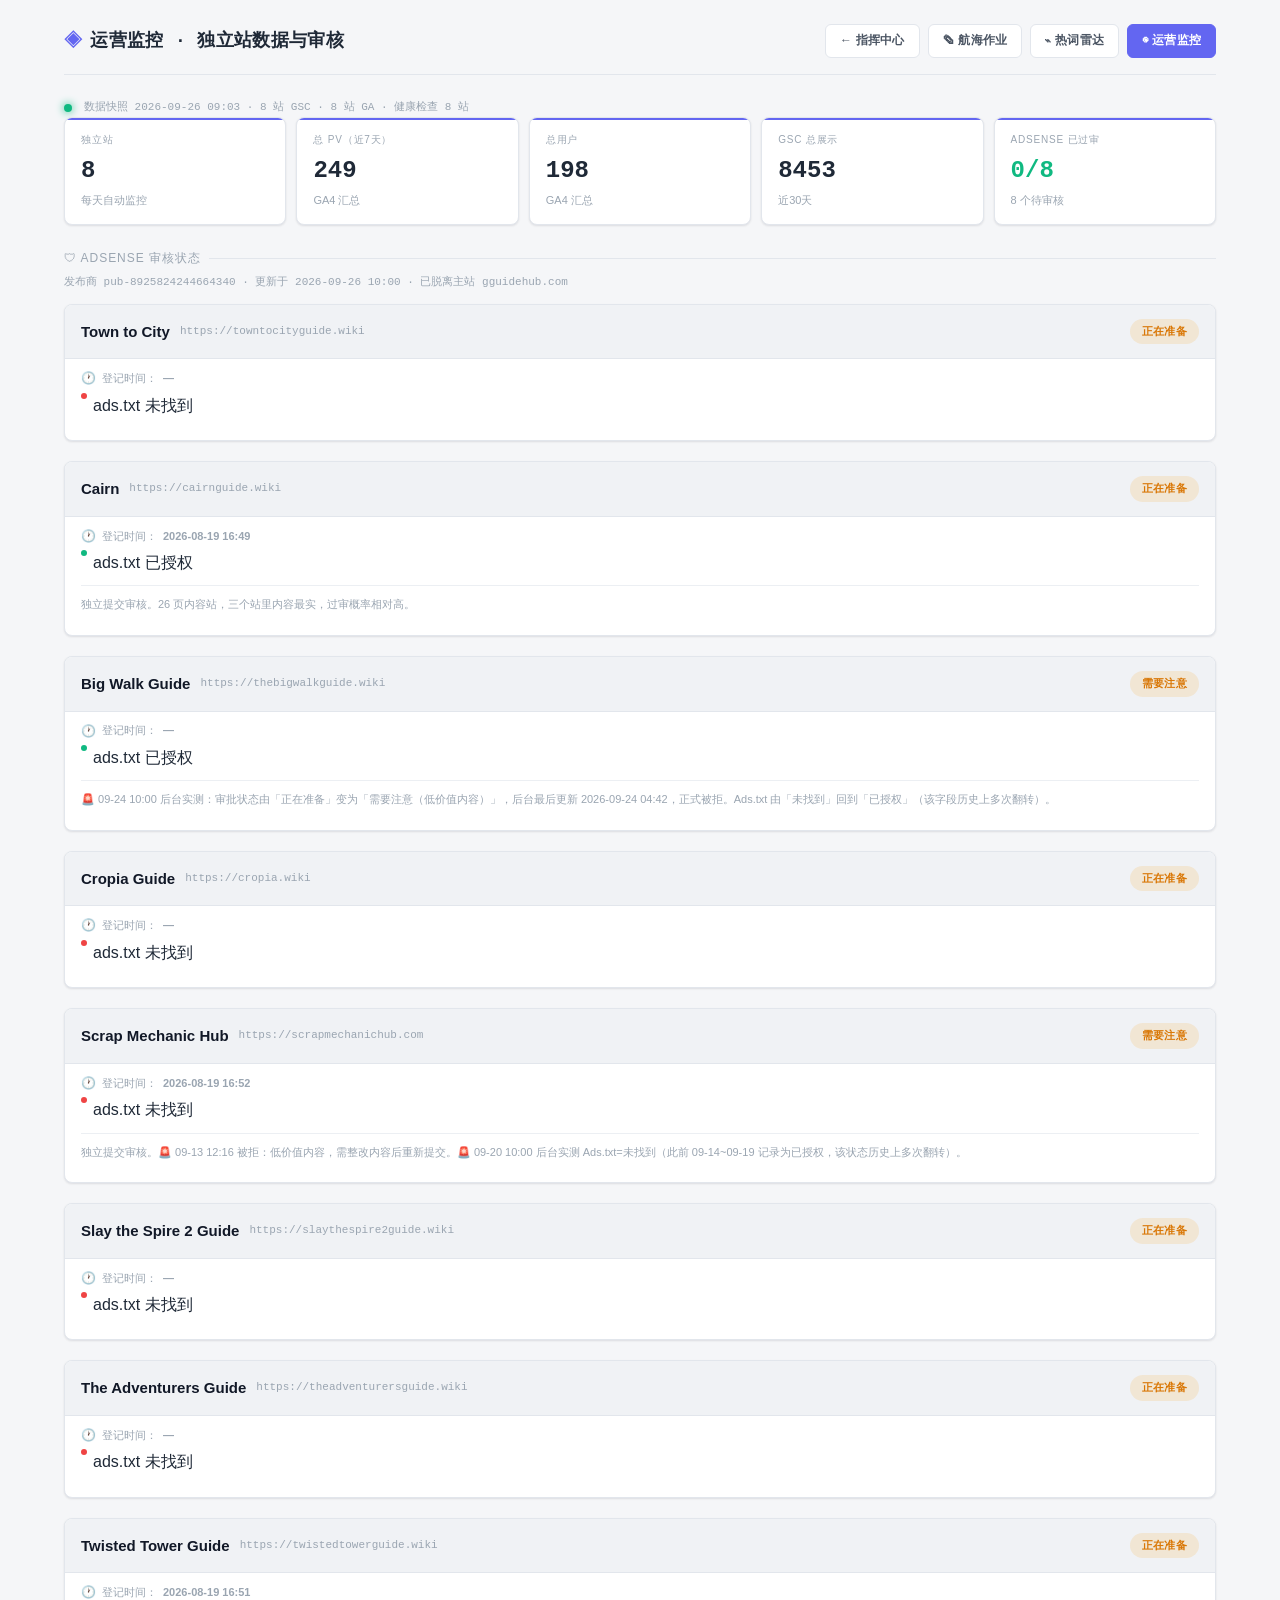
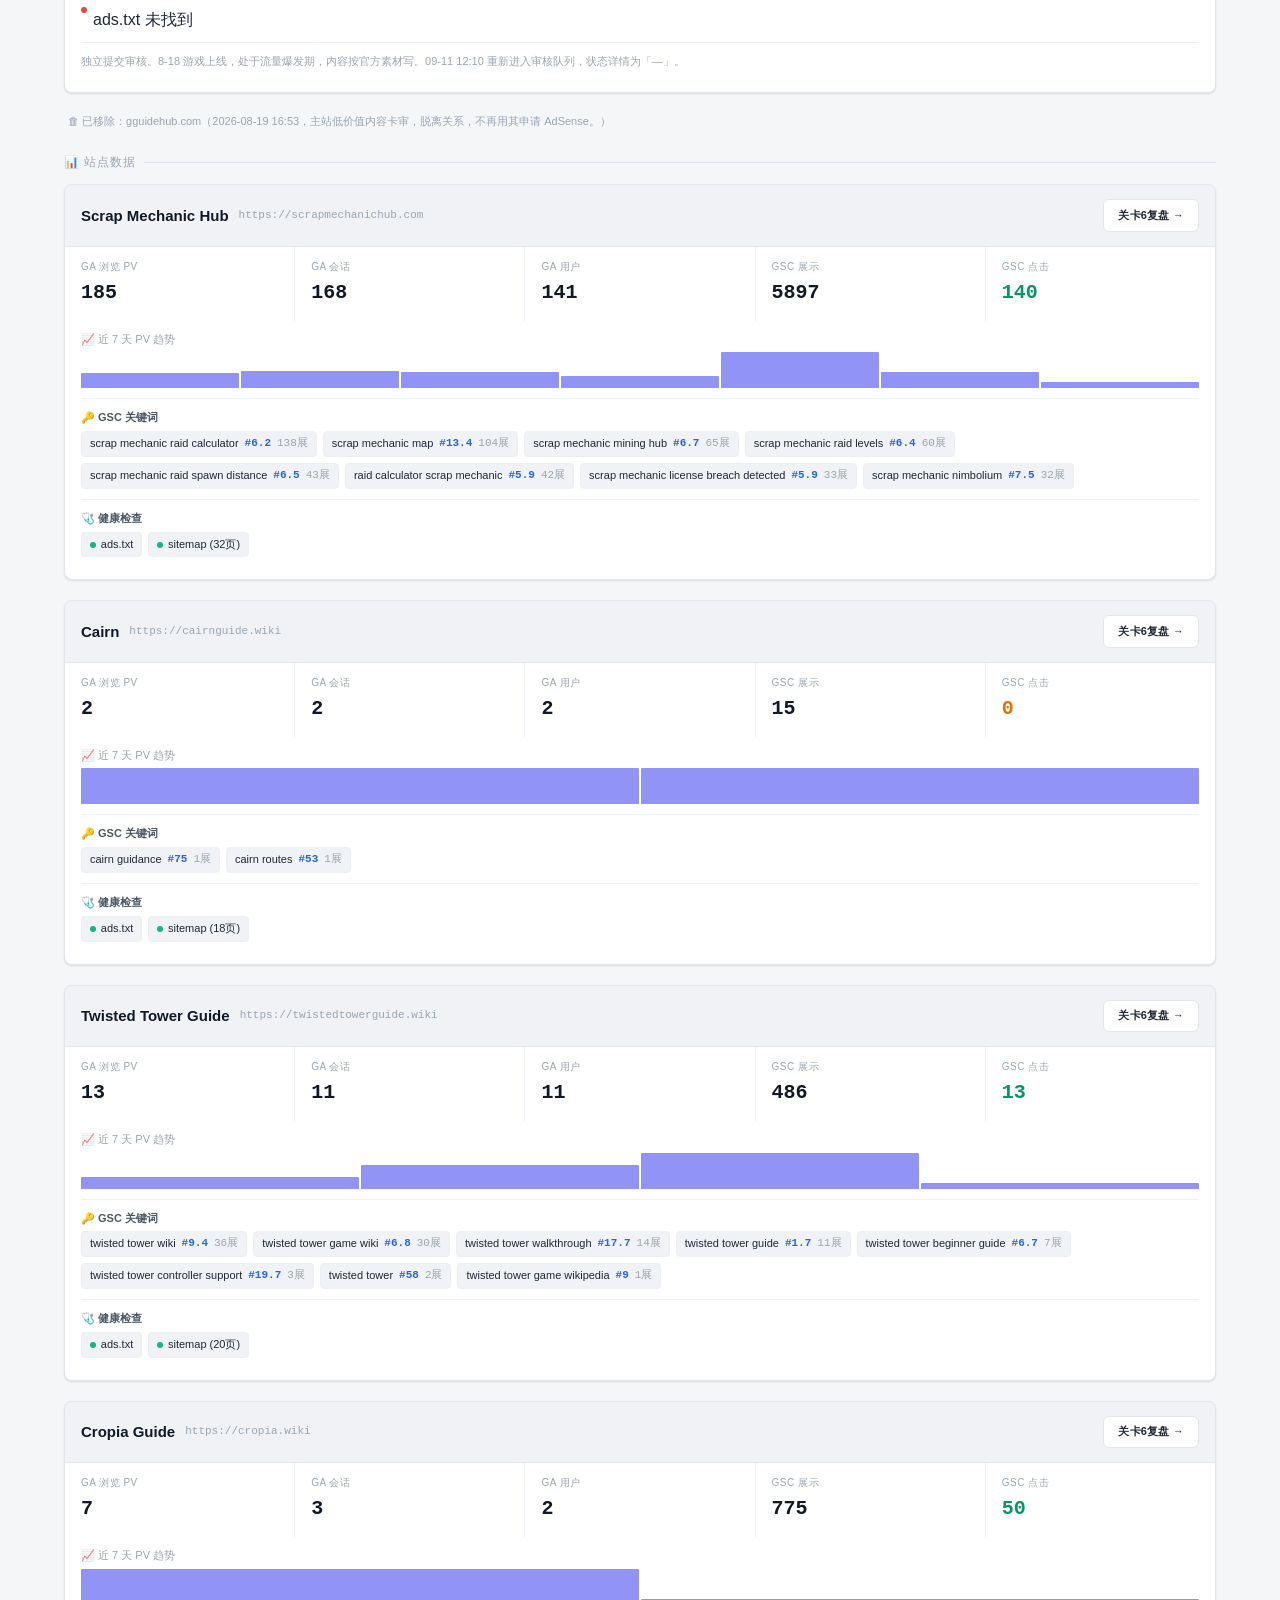
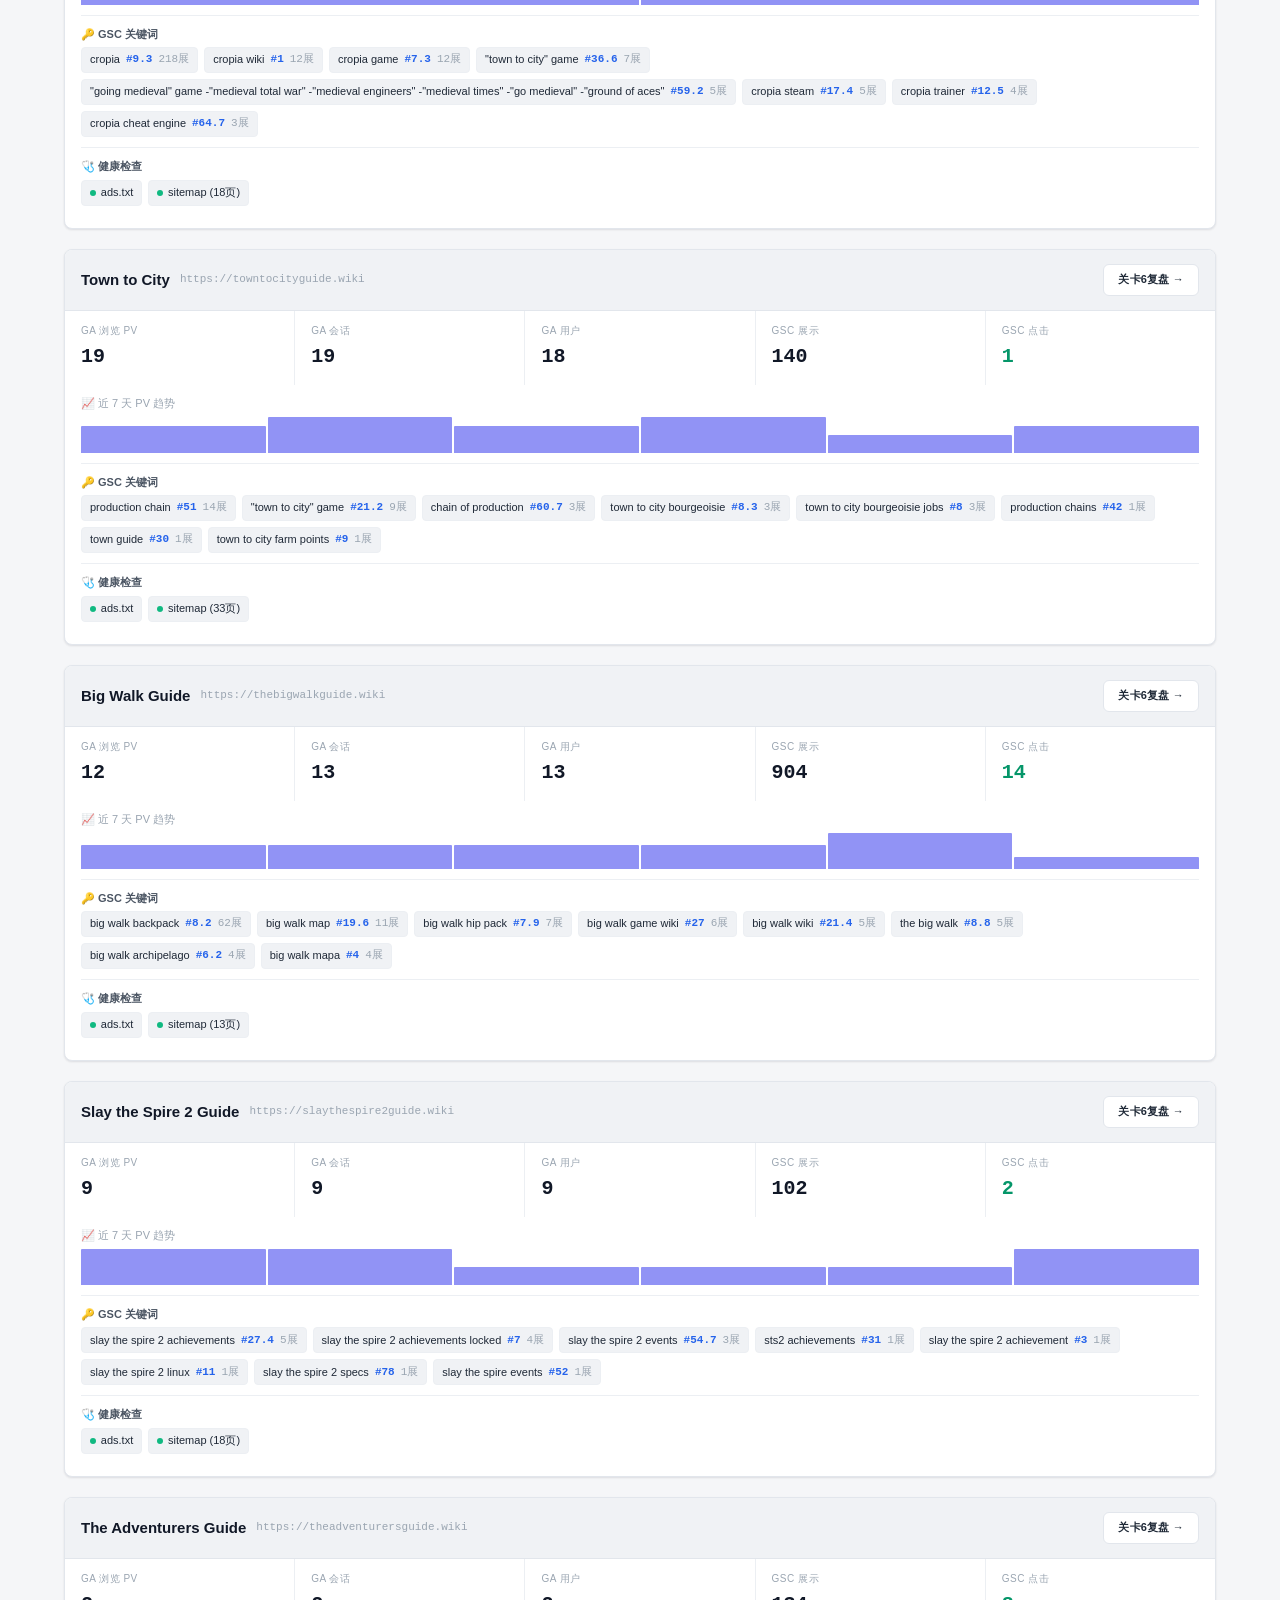
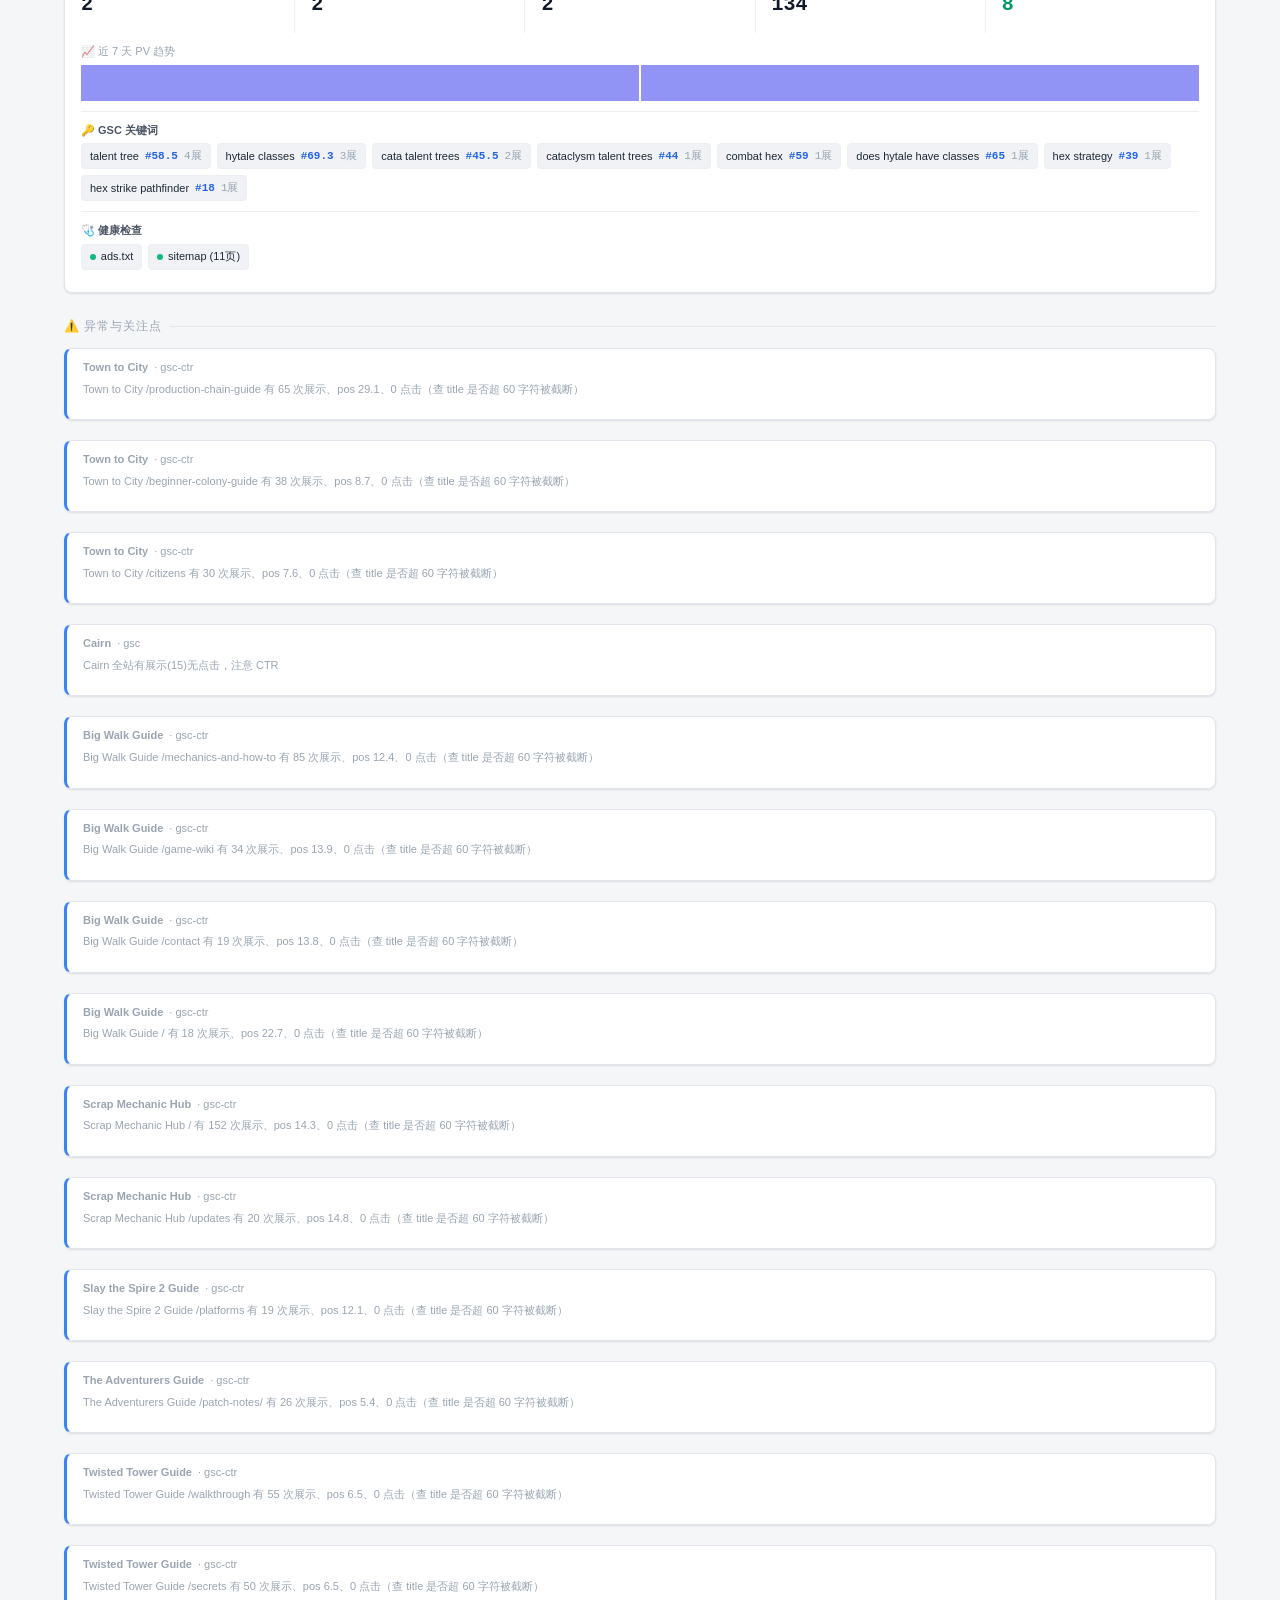
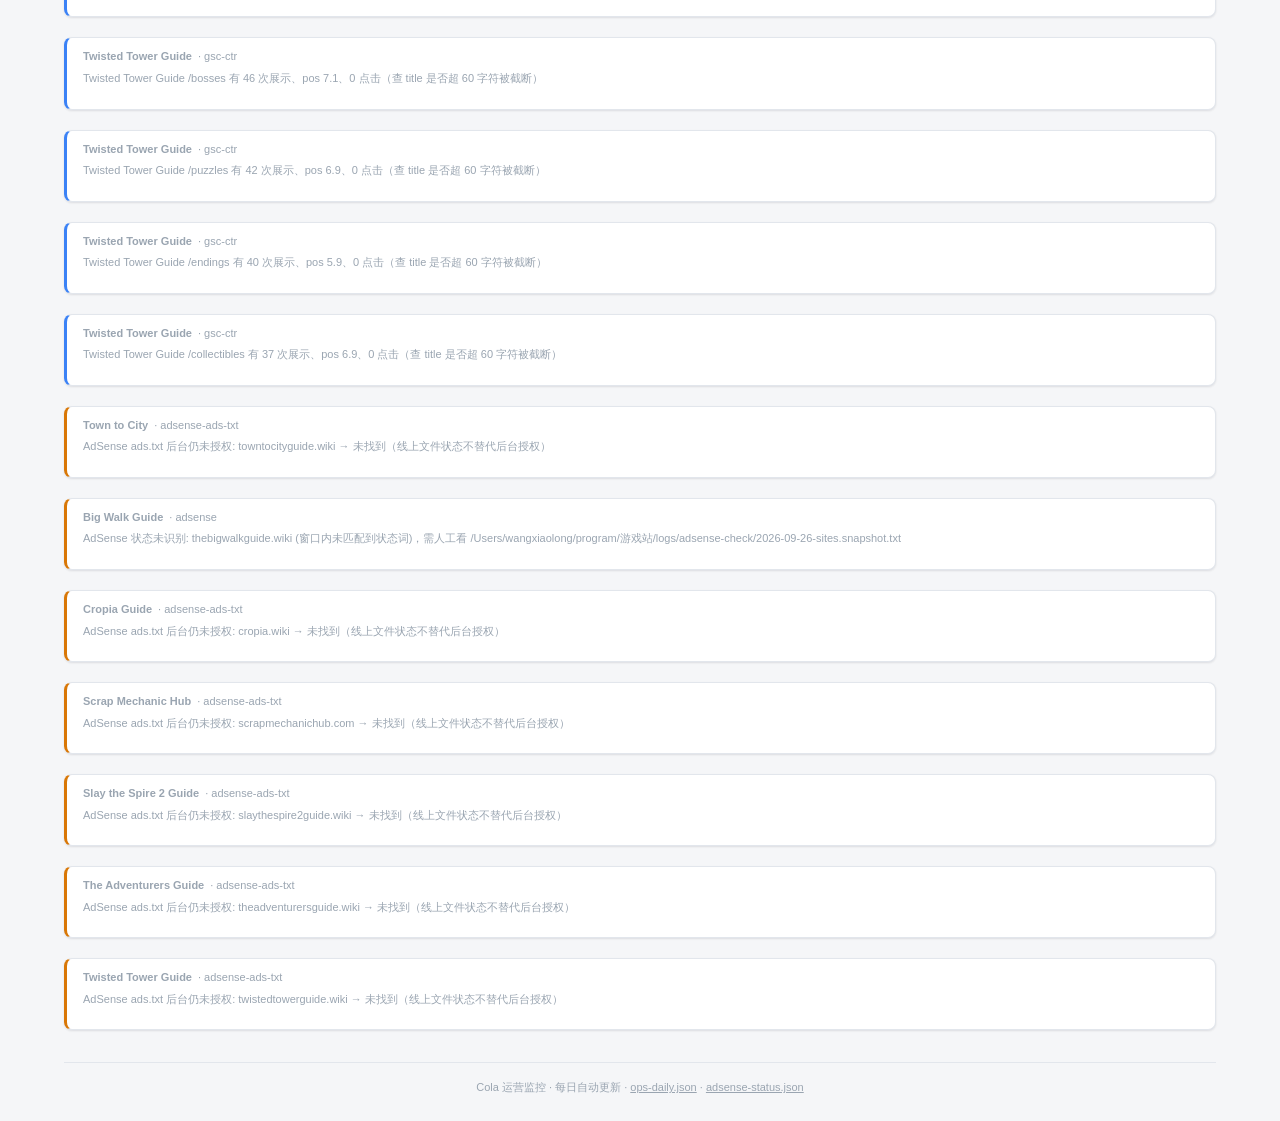
<file: ops.html>
<!DOCTYPE html>
<html lang="zh-CN">
<head>
<meta charset="UTF-8">
<meta name="viewport" content="width=device-width, initial-scale=1.0">
<title>运营监控 · 独立站数据与审核状态</title>
<style>
  :root {
    --bg: #f5f6f8; --bg-card: #ffffff; --bg-elevated: #f0f2f5;
    --border: #e2e6ec; --border-subtle: #eceff3;
    --text: #1f2937; --text-secondary: #4b5563; --text-muted: #9aa5b1;
    --green: #10b981; --green-bg: rgba(16,185,129,0.10); --green-text: #059669;
    --red: #ef4444; --red-bg: rgba(239,68,68,0.10); --red-text: #dc2626;
    --yellow: #d97706; --yellow-bg: rgba(245,158,11,0.14);
    --blue: #3b82f6; --blue-bg: rgba(59,130,246,0.10); --blue-text: #2563eb;
    --accent: #6366f1; --accent-dim: #4f46e5;
    --purple: #9333ea; --purple-bg: rgba(168,85,247,0.12);
    --heading: #111827;
    --shadow: 0 1px 2px rgba(16,24,40,0.06), 0 1px 3px rgba(16,24,40,0.05);
  }
  * { margin:0; padding:0; box-sizing:border-box; }
  body {
    font-family: -apple-system, BlinkMacSystemFont, 'PingFang SC', 'Hiragino Sans GB', 'Microsoft YaHei', sans-serif;
    background: var(--bg); color: var(--text); min-height: 100vh; line-height: 1.6;
  }
  .container { max-width: 1200px; margin: 0 auto; padding: 1.5rem; }

  .top-bar {
    display: flex; align-items: center; justify-content: space-between;
    flex-wrap: wrap; gap: 1rem; margin-bottom: 1.5rem;
    padding-bottom: 1rem; border-bottom: 1px solid var(--border);
  }
  .top-bar h1 {
    font-size: 1.125rem; font-weight: 700; letter-spacing: 0.02em;
    display: flex; align-items: center; gap: 0.5rem;
    font-family: 'SF Mono', 'Menlo', 'PingFang SC', monospace;
  }
  .top-bar h1 span { color: var(--accent); }
  .top-actions { display:flex; gap:0.5rem; align-items:center; flex-wrap:wrap; }
  .btn {
    padding:0.4rem 0.875rem; border-radius:0.375rem; font-size:0.75rem;
    font-weight:600; cursor:pointer; border:1px solid var(--border);
    background:var(--bg-card); color:var(--text-secondary);
    transition:all 0.15s; font-family:inherit; letter-spacing:0.02em;
    text-decoration:none; display:inline-block;
  }
  .btn:hover { border-color:var(--accent); color:var(--heading); background:var(--bg-elevated); }
  .btn.active { background:var(--accent); border-color:var(--accent); color:#fff; }

  .status-bar { display:flex; gap:0.75rem; align-items:center; font-size:0.6875rem; color:var(--text-muted); font-family:'SF Mono',monospace; flex-wrap:wrap; }
  .pulse { width:8px; height:8px; border-radius:50%; display:inline-block; }
  .pulse.live { background:var(--green); box-shadow:0 0 8px var(--green); animation:pulse 2s infinite; }
  @keyframes pulse { 0%,100%{opacity:1} 50%{opacity:0.3} }

  .stats { display:grid; grid-template-columns:repeat(auto-fit, minmax(155px,1fr)); gap:0.625rem; margin-bottom:1.5rem; }
  .stat {
    background:var(--bg-card); border:1px solid var(--border); border-radius:0.5rem; padding:0.875rem 1rem;
    position:relative; overflow:hidden; box-shadow:var(--shadow);
  }
  .stat::before { content:''; position:absolute; top:0; left:0; right:0; height:2px; background:var(--accent); }
  .stat .label { font-size:0.625rem; text-transform:uppercase; letter-spacing:0.08em; color:var(--text-muted); margin-bottom:0.25rem; }
  .stat .value { font-size:1.5rem; font-weight:700; font-family:'SF Mono',monospace; }
  .stat .sub { font-size:0.6875rem; color:var(--text-muted); margin-top:0.125rem; }

  .section { margin-bottom:1.5rem; }
  .section-title {
    font-size:0.75rem; text-transform:uppercase; letter-spacing:0.08em;
    color:var(--text-muted); margin-bottom:0.75rem; display:flex; align-items:center; gap:0.5rem;
  }
  .section-title::after { content:''; flex:1; height:1px; background:var(--border); }
  .section-meta { margin:-0.35rem 0 0.75rem; font-size:0.6875rem; color:var(--text-muted); font-family:'SF Mono',monospace; }

  /* 站点卡片 */
  .site-card {
    background:var(--bg-card); border:1px solid var(--border); border-radius:0.5rem;
    box-shadow:var(--shadow); margin-bottom:1.25rem; overflow:hidden;
  }
  .site-head {
    display:flex; align-items:center; justify-content:space-between; gap:1rem;
    padding:0.875rem 1rem; border-bottom:1px solid var(--border);
    background:var(--bg-elevated); flex-wrap:wrap;
  }
  .site-head .site-title { display:flex; align-items:center; gap:0.625rem; flex-wrap:wrap; }
  .site-head .site-name { font-weight:700; font-size:0.9375rem; color:var(--heading); }
  .site-head .site-domain { font-size:0.6875rem; color:var(--text-muted); font-family:'SF Mono',monospace; }
  .site-head a { color:inherit; text-decoration:none; }
  .site-head a:hover { color:var(--accent); }

  /* 审核状态徽章 */
  .audit-badge {
    display:inline-flex; align-items:center; gap:0.3rem;
    padding:0.25rem 0.75rem; border-radius:1rem; font-size:0.6875rem; font-weight:700;
    letter-spacing:0.03em; white-space:nowrap;
  }
  .audit-badge.active { background:var(--green-bg); color:var(--green-text); }
  .audit-badge.review { background:var(--yellow-bg); color:var(--yellow); }
  .audit-badge.rejected { background:var(--red-bg); color:var(--red-text); }

  /* 指标网格 */
  .metrics { display:grid; grid-template-columns:repeat(auto-fit, minmax(150px,1fr)); gap:1px; background:var(--border-subtle); }
  .metric {
    background:var(--bg-card); padding:0.75rem 1rem; display:flex; flex-direction:column; gap:0.125rem;
  }
  .metric .label { font-size:0.625rem; color:var(--text-muted); text-transform:uppercase; letter-spacing:0.05em; }
  .metric .value { font-size:1.25rem; font-weight:700; font-family:'SF Mono',monospace; color:var(--heading); }
  .metric .value.ok { color:var(--green-text); }
  .metric .value.warn { color:var(--yellow); }
  .metric .value.bad { color:var(--red-text); }

  .sub-grid { padding:0 1rem 0.75rem; }
  .sub-row { padding:0.625rem 0; border-bottom:1px solid var(--border-subtle); }
  .sub-row:last-child { border-bottom:none; }
  .sub-row .sub-label { font-size:0.6875rem; color:var(--text-muted); margin-bottom:0.25rem; display:flex; align-items:center; gap:0.375rem; }
  .sub-row .sub-label .k { font-weight:600; color:var(--text-secondary); }

  /* 关键词 chips */
  .kw-list { display:flex; flex-wrap:wrap; gap:0.375rem; }
  .kw {
    display:inline-flex; align-items:center; gap:0.375rem;
    background:var(--bg-elevated); border:1px solid var(--border-subtle); border-radius:0.25rem;
    padding:0.2rem 0.5rem; font-size:0.6875rem;
  }
  .kw .pos { font-family:'SF Mono',monospace; color:var(--blue-text); font-weight:600; }
  .kw .imp { font-family:'SF Mono',monospace; color:var(--text-muted); }

  /* 健康检查 */
  .health { display:flex; flex-wrap:wrap; gap:0.375rem; }
  .health-item {
    display:inline-flex; align-items:center; gap:0.3rem;
    background:var(--bg-elevated); border:1px solid var(--border-subtle); border-radius:0.25rem;
    padding:0.2rem 0.5rem; font-size:0.6875rem;
  }
  .dot { width:6px; height:6px; border-radius:50%; display:inline-block; }
  .dot.ok { background:var(--green); }
  .dot.bad { background:var(--red); }

  /* 迷你趋势条 */
  .trend { display:flex; align-items:flex-end; gap:2px; height:36px; }
  .trend .bar { flex:1; min-width:6px; background:var(--accent); border-radius:1px 1px 0 0; opacity:0.7; }
  .trend .bar:hover { opacity:1; }

  .note { font-size:0.6875rem; color:var(--text-muted); line-height:1.5; }

  .empty {
    background:var(--bg-card); border:1px dashed var(--border); border-radius:0.5rem;
    padding:2.5rem; text-align:center; color:var(--text-muted); font-size:0.8125rem;
  }

  footer { text-align:center; margin-top:2rem; padding-top:1rem; border-top:1px solid var(--border); font-size:0.6875rem; color:var(--text-muted); }
  footer a { color:var(--text-muted); }

  @media (max-width:768px) {
    .container { padding:0.75rem; }
    .stats { grid-template-columns:repeat(2,1fr); }
  }
</style>
</head>
<body>
<div class="container">
  <div class="top-bar">
    <h1><span>◈</span> 运营监控 · 独立站数据与审核</h1>
    <div class="top-actions">
      <a class="btn" href="./index.html">← 指挥中心</a>
      <a class="btn" href="./voyage.html">✎ 航海作业</a>
      <a class="btn" href="./keyword-radar.html">⌁ 热词雷达</a>
      <a class="btn active" href="./ops.html">◉ 运营监控</a>
    </div>
  </div>

  <div class="status-bar">
    <span class="pulse live"></span>
    <span id="meta">载入数据中…</span>
  </div>

  <!-- 汇总统计 -->
  <div class="stats" id="stats"></div>

  <!-- 审核状态总览 -->
  <div class="section">
    <div class="section-title">🛡 AdSense 审核状态</div>
    <div class="section-meta" id="adsense-meta"></div>
    <div id="audit-container"></div>
  </div>

  <!-- 站点数据卡 -->
  <div class="section">
    <div class="section-title">📊 站点数据</div>
    <div id="sites-container"></div>
  </div>

  <!-- 异常 -->
  <div class="section" id="anomaly-section" style="display:none">
    <div class="section-title">⚠️ 异常与关注点</div>
    <div id="anomaly-container"></div>
  </div>

  <footer>Cola 运营监控 · 每日自动更新 · <a href="./ops-daily.json" target="_blank">ops-daily.json</a> · <a href="./adsense-status.json" target="_blank">adsense-status.json</a></footer>
</div>

<script>
// ── 工具 ──
const esc = (s) => String(s ?? '').replace(/[&<>"']/g, c => ({'&':'&amp;','<':'&lt;','>':'&gt;','"':'&quot;',"'":'&#39;'}[c]));

async function loadJSON(url) {
  try {
    const r = await fetch(url, { cache: 'no-store' });
    if (!r.ok) throw new Error(`HTTP ${r.status}`);
    return await r.json();
  } catch (e) {
    return null;
  }
}

// ── 站元信息（内置为兑底，实际以 ./sites.json 注册表为准，新站注册后自动出卡） ──
const SITE_META = {
  'scrapmechanic-hub': { name: 'Scrap Mechanic Hub', domain: 'https://scrapmechanichub.com', dir: 'scrapmechanic-hub' },
  'cairn-guide': { name: 'Cairn Guide', domain: 'https://cairnguide.wiki', dir: 'cairn-guide' },
  'twisted-tower-guide': { name: 'Twisted Tower Guide', domain: 'https://twistedtowerguide.wiki', dir: 'twisted-tower-guide' },
  'cropia-guide': { name: 'Cropia Guide', domain: 'https://cropia.wiki', dir: 'cropia-guide' },
  'town-to-city-guide': { name: 'Town to City Guide', domain: 'https://towntocityguide.wiki', dir: 'town-to-city-guide' },
  'big-walk-guide': { name: 'Big Walk Guide', domain: 'https://thebigwalkguide.wiki', dir: 'big-walk-guide' },
  'slay-the-spire-2-guide': { name: 'Slay the Spire 2 Guide', domain: 'https://slaythespire2guide.wiki', dir: 'slay-the-spire-2-guide' },
};

const AUDIT_LABEL = {
  'active': '已通过', 'review': '需要审核', 'rejected': '未通过', 'ready': '准备就绪',
  'preparing': '正在准备',
};
const AUDIT_CLASS = {
  'active': 'active', 'review': 'review', 'rejected': 'rejected', 'ready': 'active',
  'preparing': 'review',
};

function fmtDate(s) {
  if (!s) return '';
  return s.replace('T', ' ').slice(0, 16);
}

// ── 渲染审核状态 ──
function renderAudit(adsense) {
  const container = document.getElementById('audit-container');
  const meta = document.getElementById('adsense-meta');
  if (!adsense || !adsense.sites) {
    container.innerHTML = '<div class="empty">暂无审核状态数据（adsense-status.json 不可用）</div>';
    return;
  }
  const sites = adsense.sites;
  meta.textContent = `发布商 ${adsense.publisher} · 更新于 ${fmtDate(adsense.generated)} · 已脱离主站 gguidehub.com`;
  const cards = Object.entries(sites).map(([key, s]) => {
    const sm = SITE_META[key] || { name: key, domain: s.domain };
    const cls = AUDIT_CLASS[s.statusKey] || 'review';
    const label = AUDIT_LABEL[s.statusKey] || s.status || '待定';
    const adstxt = (s.adstxt === '已授权' || s.adstxt === 'ok') ? '<span class="dot ok"></span> ads.txt 已授权' : `<span class="dot bad"></span> ads.txt ${esc(s.adstxt)}`;
    return `
      <div class="site-card">
        <div class="site-head">
          <div class="site-title">
            <span class="site-name"><a href="${esc(sm.domain)}" target="_blank" rel="noreferrer">${esc(sm.name)}</a></span>
            <span class="site-domain">${esc(sm.domain)}</span>
          </div>
          <span class="audit-badge ${cls}">${label}</span>
        </div>
        <div class="sub-grid">
          <div class="sub-row">
            <div class="sub-label"><span style="font-size:0.75rem">🕐</span> 登记时间：<strong>${fmtDate(s.registeredAt) || '—'}</strong></div>
            <div class="health">${adstxt}</div>
          </div>
          ${s.note ? `<div class="sub-row"><div class="note">${esc(s.note)}</div></div>` : ''}
        </div>
      </div>`;
  }).join('');
  container.innerHTML = cards;
  if (adsense.removed && Object.keys(adsense.removed).length) {
    container.innerHTML += `<div class="note" style="padding:0 0.25rem">
      🗑 已移除：${Object.entries(adsense.removed).map(([d, info]) => `${esc(d)}（${fmtDate(info.removedAt)}，${esc(info.reason)}）`).join('、')}
    </div>`;
  }
}

// ── 渲染站点数据卡 ──
function renderSites(ops) {
  const container = document.getElementById('sites-container');
  if (!ops) {
    container.innerHTML = '<div class="empty">暂无运营数据（ops-daily.json 不可用）</div>';
    return;
  }
  const gsc = ops.gsc || {};
  const ga = ops.ga || {};
  const health = ops.health || {};
  const keys = Object.keys(SITE_META);

  const cards = keys.map(key => {
    const sm = SITE_META[key];
    const g = gsc[key] || {};
    const a = ga[key] || {};
    const h = health[key] || {};

    // GA 指标
    const pv = a.pv ?? 0, sess = a.sessions ?? 0, users = a.users ?? 0;
    // GSC 指标
    const imp = g.impressions ?? 0, clicks = g.clicks ?? 0;
    const kws = (g.topKeywords || []).slice(0, 8);

    // 健康检查
    const adsOk = h.ads_txt?.ok;
    const sitemapOk = h.sitemap?.ok;

    // 迷你趋势（GA 逐日 PV）
    let trendHtml = '<span class="note">暂无逐日数据</span>';
    if (a.daily && Object.keys(a.daily).length) {
      const days = Object.entries(a.daily).sort((x, y) => x[0].localeCompare(y[0]));
      const maxPv = Math.max(...days.map(([, v]) => v.pv || 0), 1);
      trendHtml = `<div class="trend">${days.map(([dt, v]) => {
        const hh = Math.max(6, Math.round((v.pv || 0) / maxPv * 36));
        const mm = dt.slice(4, 6) + '/' + dt.slice(6, 8);
        return `<div class="bar" style="height:${hh}px" title="${mm}: ${v.pv} PV"></div>`;
      }).join('')}</div>`;
    }

    return `
      <div class="site-card">
        <div class="site-head">
          <div class="site-title">
            <span class="site-name"><a href="${esc(sm.domain)}" target="_blank" rel="noreferrer">${esc(sm.name)}</a></span>
            <span class="site-domain">${esc(sm.domain)}</span>
          </div>
          <a class="btn" href="./reports/level-6.html?site=${sm.dir}" style="font-size:0.6875rem">关卡6复盘 →</a>
        </div>

        <div class="metrics">
          <div class="metric"><div class="label">GA 浏览 PV</div><div class="value">${pv}</div></div>
          <div class="metric"><div class="label">GA 会话</div><div class="value">${sess}</div></div>
          <div class="metric"><div class="label">GA 用户</div><div class="value">${users}</div></div>
          <div class="metric"><div class="label">GSC 展示</div><div class="value">${imp}</div></div>
          <div class="metric"><div class="label">GSC 点击</div><div class="value ${clicks > 0 ? 'ok' : 'warn'}">${clicks}</div></div>
        </div>

        <div class="sub-grid">
          <div class="sub-row">
            <div class="sub-label">📈 近 7 天 PV 趋势</div>
            ${trendHtml}
          </div>
          <div class="sub-row">
            <div class="sub-label"><span class="k">🔑 GSC 关键词</span>${kws.length ? '' : '（暂无排名）'}</div>
            ${kws.length ? `<div class="kw-list">${kws.map(k => `<span class="kw">${esc(k.kw)} <span class="pos">#${k.position}</span><span class="imp">${k.impressions}展</span></span>`).join('')}</div>` : '<span class="note">尚未被收录，等 Google 抓取</span>'}
          </div>
          <div class="sub-row">
            <div class="sub-label"><span class="k">🩺 健康检查</span></div>
            <div class="health">
              <span class="health-item"><span class="dot ${adsOk ? 'ok' : 'bad'}"></span> ads.txt</span>
              <span class="health-item"><span class="dot ${sitemapOk ? 'ok' : 'bad'}"></span> sitemap ${h.sitemap?.pages ? `(${h.sitemap.pages}页)` : ''}</span>
            </div>
          </div>
        </div>
      </div>`;
  }).join('');

  container.innerHTML = cards;
}

// ── 渲染汇总统计 ──
function renderStats(ops, adsense) {
  const el = document.getElementById('stats');
  if (!ops) { el.innerHTML = ''; return; }
  const gsc = ops.gsc || {};
  const ga = ops.ga || {};
  const keys = Object.keys(SITE_META);
  const totalPv = keys.reduce((s, k) => s + (ga[k]?.pv || 0), 0);
  const totalUsers = keys.reduce((s, k) => s + (ga[k]?.users || 0), 0);
  const totalImp = keys.reduce((s, k) => s + (gsc[k]?.impressions || 0), 0);

  // 审核状态统计
  let auditReview = 0, auditActive = 0;
  if (adsense?.sites) {
    Object.values(adsense.sites).forEach(s => {
      if (s.statusKey === 'active' || s.statusKey === 'ready') auditActive++;
      else auditReview++;
    });
  }

  el.innerHTML = `
    <div class="stat"><div class="label">独立站</div><div class="value">${keys.length}</div><div class="sub">每天自动监控</div></div>
    <div class="stat"><div class="label">总 PV（近7天）</div><div class="value">${totalPv}</div><div class="sub">GA4 汇总</div></div>
    <div class="stat"><div class="label">总用户</div><div class="value">${totalUsers}</div><div class="sub">GA4 汇总</div></div>
    <div class="stat"><div class="label">GSC 总展示</div><div class="value">${totalImp}</div><div class="sub">近30天</div></div>
    <div class="stat"><div class="label">AdSense 已过审</div><div class="value" style="color:var(--green)">${auditActive}/${keys.length}</div><div class="sub">${auditReview} 个待审核</div></div>
  `;
}

// ── 渲染异常 ──
function renderAnomalies(ops) {
  const section = document.getElementById('anomaly-section');
  const container = document.getElementById('anomaly-container');
  const anomalies = ops?.anomalies || [];
  if (!anomalies.length) { section.style.display = 'none'; return; }
  section.style.display = '';
  container.innerHTML = anomalies.map(a => {
    const sm = SITE_META[a.site] || { name: a.site };
    return `<div class="site-card" style="border-left:3px solid ${a.level === 'warn' ? 'var(--yellow)' : 'var(--blue)'}">
      <div class="sub-grid">
        <div class="sub-row">
          <div class="sub-label"><strong>${esc(sm.name)}</strong> · ${esc(a.type || '')}</div>
          <div class="note">${esc(a.msg || '')}</div>
        </div>
      </div>
    </div>`;
  }).join('');
}

// ── 载入 ──
(async function () {
  const [ops, adsense, registry] = await Promise.all([
    loadJSON('./ops-daily.json'),
    loadJSON('./adsense-status.json'),
    loadJSON('./sites.json'),
  ]);
  if (registry && Array.isArray(registry.sites)) {
    for (const s of registry.sites) {
      if (s && s.key) SITE_META[s.key] = { name: s.name, domain: s.domain, dir: s.dir };
    }
  }
  const meta = document.getElementById('meta');
  if (ops) {
    meta.textContent = `数据快照 ${fmtDate(ops.generated_at)} · ${Object.keys(ops.gsc || {}).length} 站 GSC · ${Object.keys(ops.ga || {}).length} 站 GA · 健康检查 ${Object.keys(ops.health || {}).length} 站`;
  } else {
    meta.textContent = '⚠ 运营数据不可用（ops-daily.json 缺失）';
  }
  renderStats(ops, adsense);
  renderAudit(adsense);
  renderSites(ops);
  renderAnomalies(ops);
})();
</script>
</body>
</html>
</file>
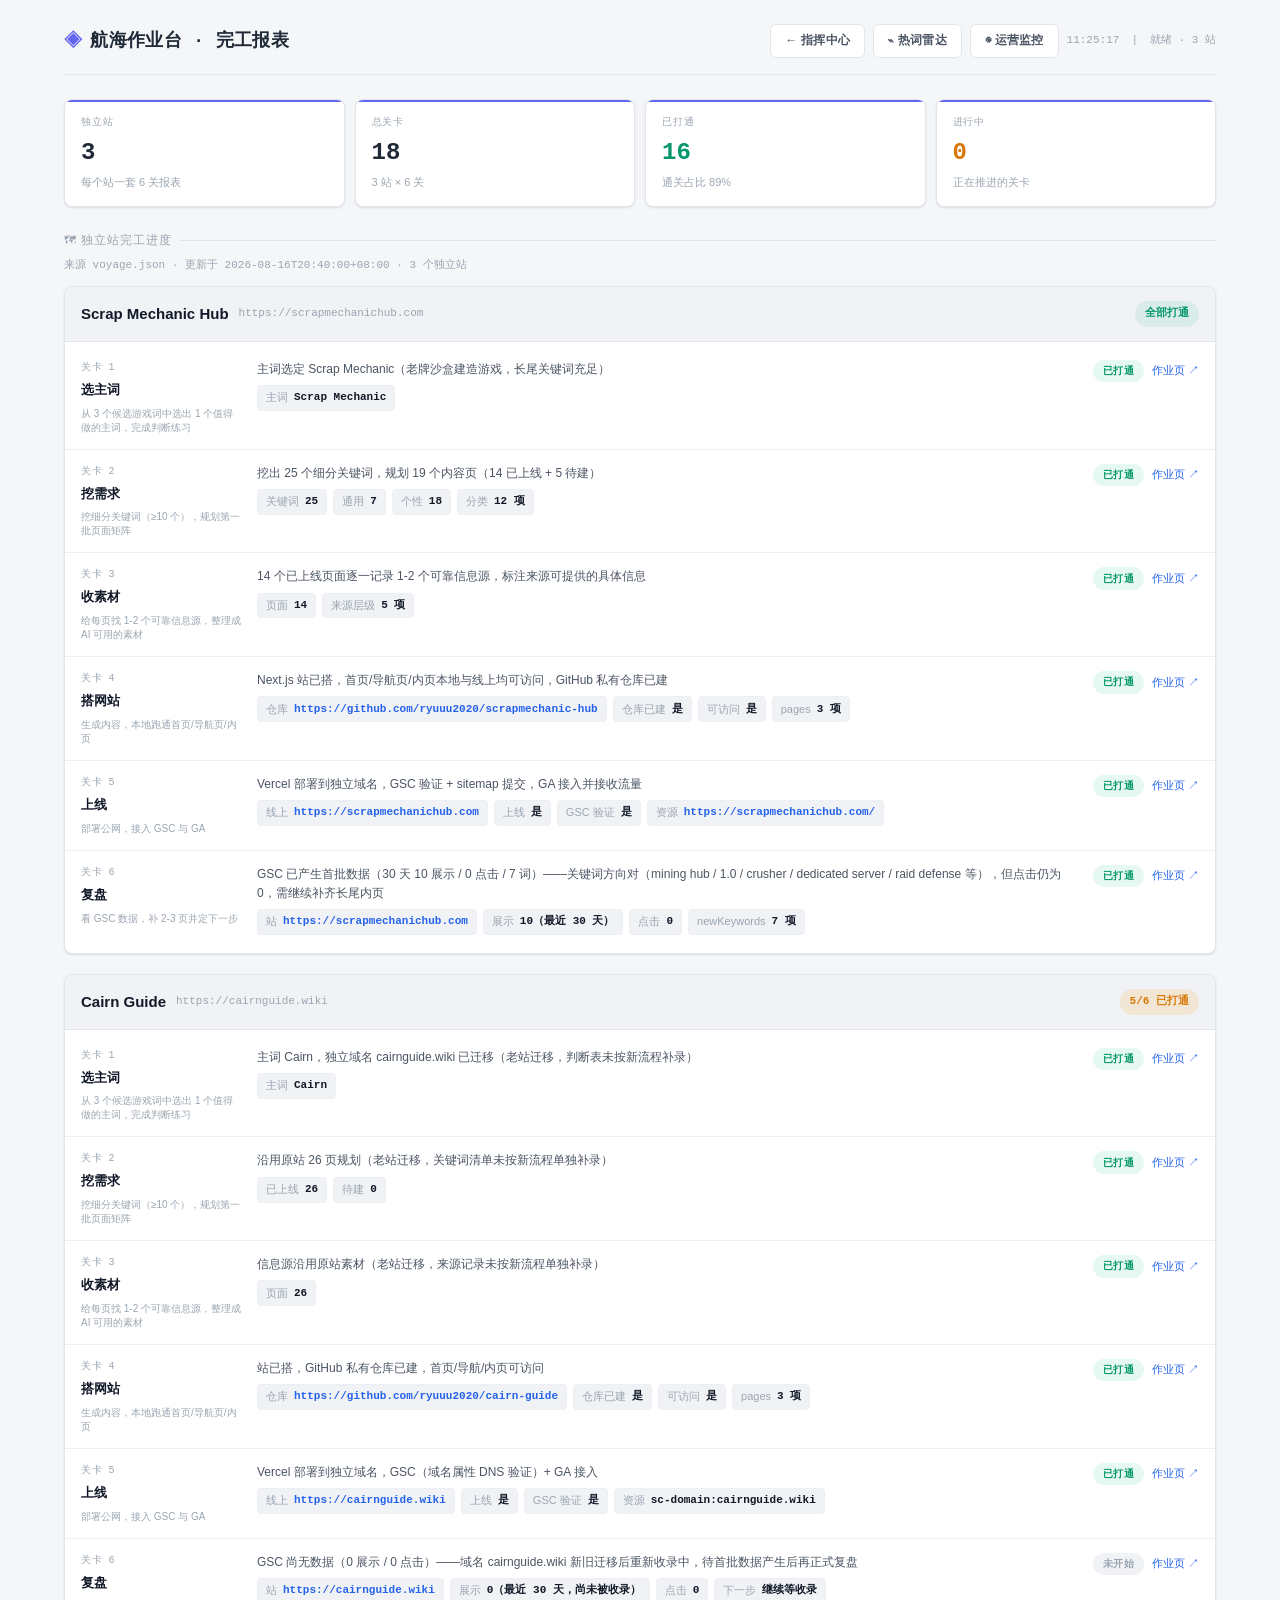
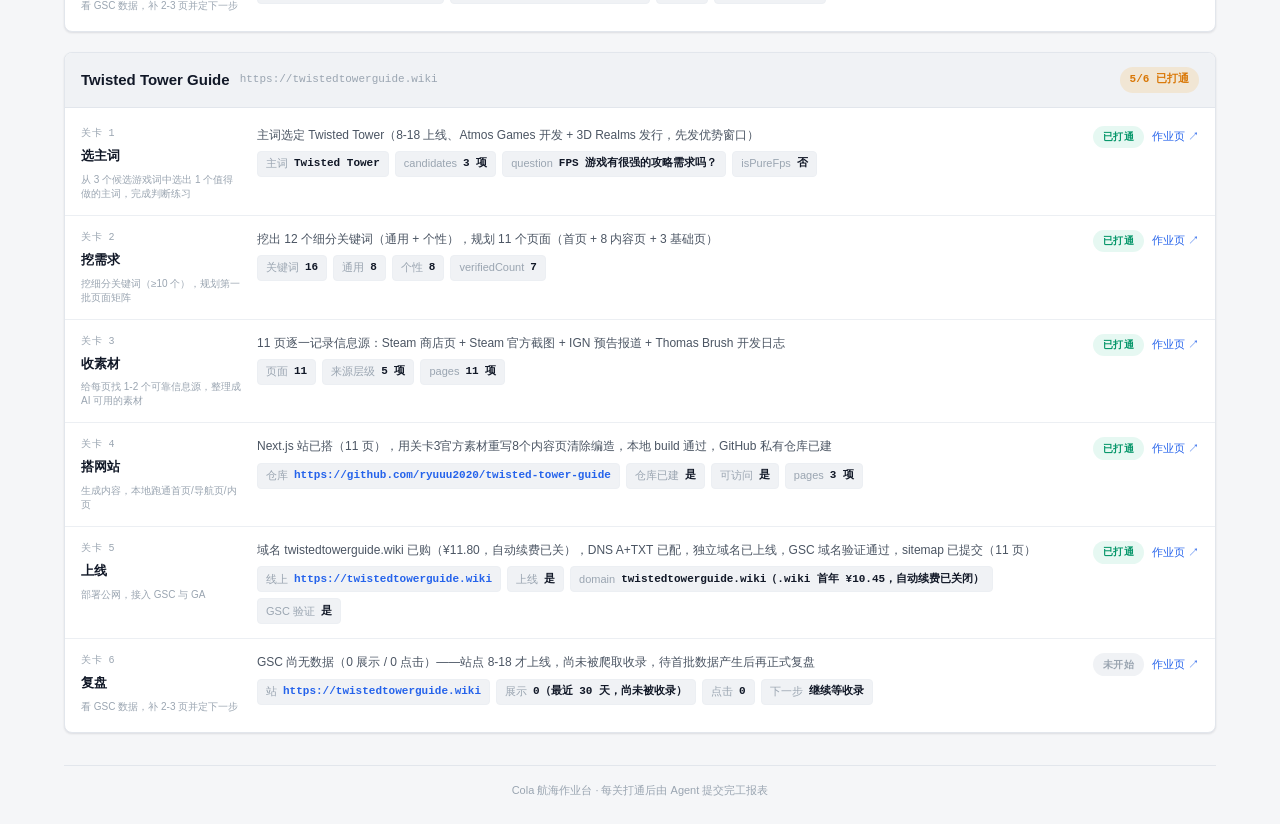
<file: voyage.html>
<!DOCTYPE html>
<html lang="zh-CN">
<head>
<meta charset="UTF-8">
<meta name="viewport" content="width=device-width, initial-scale=1.0">
<title>航海作业台 · 完工报表</title>
<style>
  :root {
    --bg: #f5f6f8; --bg-card: #ffffff; --bg-elevated: #f0f2f5;
    --border: #e2e6ec; --border-subtle: #eceff3;
    --text: #1f2937; --text-secondary: #4b5563; --text-muted: #9aa5b1;
    --green: #10b981; --green-bg: rgba(16,185,129,0.10); --green-text: #059669;
    --red: #ef4444; --red-bg: rgba(239,68,68,0.10);
    --yellow: #d97706; --yellow-bg: rgba(245,158,11,0.14);
    --blue: #3b82f6; --blue-bg: rgba(59,130,246,0.10); --blue-text: #2563eb;
    --accent: #6366f1; --accent-dim: #4f46e5;
    --purple: #9333ea; --purple-bg: rgba(168,85,247,0.12);
    --heading: #111827;
    --shadow: 0 1px 2px rgba(16,24,40,0.06), 0 1px 3px rgba(16,24,40,0.05);
  }
  * { margin:0; padding:0; box-sizing:border-box; }
  body {
    font-family: -apple-system, BlinkMacSystemFont, 'PingFang SC', 'Hiragino Sans GB', 'Microsoft YaHei', sans-serif;
    background: var(--bg); color: var(--text); min-height: 100vh; line-height: 1.6;
  }
  .container { max-width: 1200px; margin: 0 auto; padding: 1.5rem; }

  .top-bar {
    display: flex; align-items: center; justify-content: space-between;
    flex-wrap: wrap; gap: 1rem; margin-bottom: 1.5rem;
    padding-bottom: 1rem; border-bottom: 1px solid var(--border);
  }
  .top-bar h1 {
    font-size: 1.125rem; font-weight: 700; letter-spacing: 0.02em;
    display: flex; align-items: center; gap: 0.5rem;
    font-family: 'SF Mono', 'Menlo', 'PingFang SC', monospace;
  }
  .top-bar h1 span { color: var(--accent); }
  .top-actions { display:flex; gap:0.5rem; align-items:center; }
  .btn {
    padding:0.4rem 0.875rem; border-radius:0.375rem; font-size:0.75rem;
    font-weight:600; cursor:pointer; border:1px solid var(--border);
    background:var(--bg-card); color:var(--text-secondary);
    transition:all 0.15s; font-family:inherit; letter-spacing:0.02em;
    text-decoration:none; display:inline-block;
  }
  .btn:hover { border-color:var(--accent); color:var(--heading); background:var(--bg-elevated); }
  .btn.active { background:var(--accent); border-color:var(--accent); color:#fff; }

  .status-bar { display:flex; gap:0.75rem; align-items:center; font-size:0.6875rem; color:var(--text-muted); font-family:'SF Mono',monospace; }

  /* Stats */
  .stats { display:grid; grid-template-columns:repeat(auto-fit, minmax(155px,1fr)); gap:0.625rem; margin-bottom:1.5rem; }
  .stat {
    background:var(--bg-card); border:1px solid var(--border); border-radius:0.5rem; padding:0.875rem 1rem;
    position:relative; overflow:hidden; box-shadow:var(--shadow);
  }
  .stat::before { content:''; position:absolute; top:0; left:0; right:0; height:2px; background:var(--accent); }
  .stat .label { font-size:0.625rem; text-transform:uppercase; letter-spacing:0.08em; color:var(--text-muted); margin-bottom:0.25rem; }
  .stat .value { font-size:1.5rem; font-weight:700; font-family:'SF Mono',monospace; }
  .stat .sub { font-size:0.6875rem; color:var(--text-muted); margin-top:0.125rem; }

  .section { margin-bottom:1.5rem; }
  .section-title {
    font-size:0.75rem; text-transform:uppercase; letter-spacing:0.08em;
    color:var(--text-muted); margin-bottom:0.75rem; display:flex; align-items:center; gap:0.5rem;
  }
  .section-title::after { content:''; flex:1; height:1px; background:var(--border); }
  .section-meta { margin:-0.35rem 0 0.75rem; font-size:0.6875rem; color:var(--text-muted); font-family:'SF Mono',monospace; }

  /* Site card */
  .site-card {
    background:var(--bg-card); border:1px solid var(--border); border-radius:0.5rem;
    box-shadow:var(--shadow); margin-bottom:1.25rem; overflow:hidden;
  }
  .site-head {
    display:flex; align-items:center; justify-content:space-between; gap:1rem;
    padding:0.875rem 1rem; border-bottom:1px solid var(--border);
    background:var(--bg-elevated);
  }
  .site-head .site-title { display:flex; align-items:center; gap:0.625rem; flex-wrap:wrap; }
  .site-head .site-name { font-weight:700; font-size:0.9375rem; color:var(--heading); }
  .site-head .site-domain { font-size:0.6875rem; color:var(--text-muted); font-family:'SF Mono',monospace; }
  .site-head a { color:inherit; text-decoration:none; }
  .site-head a:hover { color:var(--accent); }
  .progress-badge {
    font-size:0.6875rem; font-weight:600; font-family:'SF Mono',monospace;
    padding:0.25rem 0.625rem; border-radius:1rem; white-space:nowrap;
  }
  .progress-badge.full { background:var(--green-bg); color:var(--green-text); }
  .progress-badge.partial { background:var(--yellow-bg); color:var(--yellow); }
  .progress-badge.none { background:var(--bg-elevated); color:var(--text-muted); }

  /* Level list */
  .levels { padding:0.25rem 0; }
  .level {
    display:grid; grid-template-columns: 160px 1fr auto; gap:1rem; align-items:start;
    padding:0.875rem 1rem; border-bottom:1px solid var(--border-subtle);
  }
  .level:last-child { border-bottom:none; }
  .level:hover { background:rgba(99,102,241,0.02); }

  .level-id { display:flex; flex-direction:column; gap:0.25rem; }
  .level-id .num {
    font-family:'SF Mono',monospace; font-size:0.625rem; color:var(--text-muted);
    letter-spacing:0.05em; text-transform:uppercase;
  }
  .level-id .name { font-weight:600; font-size:0.8125rem; color:var(--heading); }
  .level-id .goal { font-size:0.625rem; color:var(--text-muted); line-height:1.4; margin-top:0.125rem; }

  .level-body { display:flex; flex-direction:column; gap:0.375rem; }
  .level-body .summary { font-size:0.75rem; color:var(--text-secondary); }
  .level-items { display:flex; flex-wrap:wrap; gap:0.375rem; }
  .kv {
    display:inline-flex; align-items:center; gap:0.375rem;
    background:var(--bg-elevated); border:1px solid var(--border-subtle); border-radius:0.25rem;
    padding:0.2rem 0.5rem; font-size:0.6875rem;
  }
  .kv .k { color:var(--text-muted); }
  .kv .v { color:var(--heading); font-weight:600; font-family:'SF Mono',monospace; }
  .kv a { color:var(--blue-text); text-decoration:none; }
  .kv a:hover { text-decoration:underline; }

  .level-status { display:flex; align-items:center; gap:0.5rem; justify-content:flex-end; }
  .badge {
    display:inline-flex; align-items:center; gap:0.3rem;
    padding:0.2rem 0.625rem; border-radius:1rem; font-size:0.625rem; font-weight:700;
    letter-spacing:0.03em; white-space:nowrap;
  }
  .badge.done { background:var(--green-bg); color:var(--green-text); }
  .badge.in-progress { background:var(--yellow-bg); color:var(--yellow); }
  .badge.pending { background:var(--bg-elevated); color:var(--text-muted); }
  .badge.skipped { background:var(--bg-elevated); color:var(--text-muted); }
  .report-link {
    font-size:0.6875rem; color:var(--blue-text); text-decoration:none; white-space:nowrap;
  }
  .report-link:hover { text-decoration:underline; }

  .empty {
    background:var(--bg-card); border:1px dashed var(--border); border-radius:0.5rem;
    padding:2.5rem; text-align:center; color:var(--text-muted); font-size:0.8125rem;
  }

  footer { text-align:center; margin-top:2rem; padding-top:1rem; border-top:1px solid var(--border); font-size:0.6875rem; color:var(--text-muted); }

  @media (max-width:768px) {
    .container { padding:0.75rem; }
    .stats { grid-template-columns:repeat(2,1fr); }
    .level { grid-template-columns:1fr; gap:0.5rem; }
    .level-status { justify-content:flex-start; }
  }
</style>
</head>
<body>
<div class="container">
  <div class="top-bar">
    <h1><span>◈</span> 航海作业台 · 完工报表</h1>
    <div class="top-actions">
      <a class="btn" href="./index.html">← 指挥中心</a>
      <a class="btn" href="./keyword-radar.html">⌁ 热词雷达</a>
      <a class="btn" href="./ops.html">◉ 运营监控</a>
      <span class="status-bar">
        <span id="clock">--:--:--</span>
        <span>|</span>
        <span id="data-status">载入中…</span>
      </span>
    </div>
  </div>

  <div class="stats" id="stats"></div>

  <div class="section">
    <div class="section-title">🗺 独立站完工进度</div>
    <div class="section-meta" id="voyage-meta">等待载入数据源…</div>
    <div id="sites-container"></div>
  </div>

  <footer>Cola 航海作业台 · 每关打通后由 Agent 提交完工报表</footer>
</div>

<script>
const VOYAGE_API_ENDPOINTS = ['./voyage.json', './api/voyage'];
let VOYAGE = null;

const STATUS_TEXT = { done:'已打通', 'in-progress':'进行中', pending:'未开始', skipped:'跳过' };
const STATUS_CLASS = { done:'done', 'in-progress':'in-progress', pending:'pending', skipped:'skipped' };

async function fetchJsonPayload(endpoint) {
  try {
    const ctrl = new AbortController();
    const timer = setTimeout(() => ctrl.abort(), 8000);
    const resp = await fetch(`${endpoint}?ts=${Date.now()}`, { cache:'no-store', signal:ctrl.signal });
    clearTimeout(timer);
    if (!resp.ok) throw new Error(`${endpoint} ${resp.status}`);
    return await resp.json();
  } catch (e) {
    console.warn(`Failed to load ${endpoint}`, e);
    return null;
  }
}

async function loadVoyage() {
  for (const endpoint of VOYAGE_API_ENDPOINTS) {
    const data = await fetchJsonPayload(endpoint);
    if (Array.isArray(data?.sites) && data.sites.length > 0) {
      return data;
    }
  }
  return null;
}

function renderStats() {
  const sites = VOYAGE.sites;
  const totalLevels = sites.reduce((a, s) => a + (s.levels?.length || 0), 0);
  const done = sites.reduce((a, s) => a + (s.levels || []).filter(l => l.status === 'done').length, 0);
  const inProg = sites.reduce((a, s) => a + (s.levels || []).filter(l => l.status === 'in-progress').length, 0);
  const el = document.getElementById('stats');
  el.innerHTML = `
    <div class="stat"><div class="label">独立站</div><div class="value">${sites.length}</div><div class="sub">每个站一套 6 关报表</div></div>
    <div class="stat"><div class="label">总关卡</div><div class="value">${totalLevels}</div><div class="sub">${sites.length} 站 × 6 关</div></div>
    <div class="stat"><div class="label">已打通</div><div class="value" style="color:var(--green-text)">${done}</div><div class="sub">通关占比 ${totalLevels ? Math.round(done/totalLevels*100) : 0}%</div></div>
    <div class="stat"><div class="label">进行中</div><div class="value" style="color:var(--yellow)">${inProg}</div><div class="sub">正在推进的关卡</div></div>
  `;
}

function levelProgress(levels) {
  const done = levels.filter(l => l.status === 'done').length;
  if (done === levels.length) return 'full';
  if (done > 0) return 'partial';
  return 'none';
}

const KEY_LABELS = {
  mainKeyword: '主词', keywordTotal: '关键词', generalCount: '通用', specificCount: '个性',
  matrixLive: '已上线', matrixPending: '待建', pageCount: '页面', github: '仓库',
  liveUrl: '线上', online: '上线', sitemap: 'Sitemap', ga: 'GA4', site: '站',
  gscImpressions: '展示', gscClicks: '点击', nextAction: '下一步',
  categories: '分类', sourceLevels: '来源层级', repoCreated: '仓库已建',
  siteAccessible: '可访问', verified: 'GSC 验证', property: '资源'
};

function extractItems(report) {
  const items = [];
  const seen = new Set();
  function hasRealValue(arr) {
    return arr.some((item) => item !== null && item !== undefined &&
      (typeof item !== 'object' || Object.values(item || {}).some((x) => x !== null && x !== undefined && x !== '')));
  }
  function walk(obj) {
    for (const [k, v] of Object.entries(obj || {})) {
      if (v === null || v === undefined || v === '') continue;
      if (typeof v === 'string' || typeof v === 'number' || typeof v === 'boolean') {
        if (k === 'harvest' || seen.has(k)) continue;
        seen.add(k);
        const label = KEY_LABELS[k] || k;
        const value = typeof v === 'boolean' ? (v ? '是' : '否') : v;
        items.push({ label, value, isUrl: typeof v === 'string' && (v.startsWith('http://') || v.startsWith('https://')) });
      } else if (typeof v === 'object' && !Array.isArray(v)) {
        walk(v);
      } else if (Array.isArray(v) && v.length && hasRealValue(v) && !seen.has(k)) {
        seen.add(k);
        items.push({ label: KEY_LABELS[k] || k, value: v.length + ' 项', isUrl: false });
      }
    }
  }
  walk(report);
  return items.slice(0, 4);
}

function renderLevel(level) {
  const items = extractItems(level.report).map(it => {
    const v = it.isUrl ? `<a href="${esc(it.value)}" target="_blank" rel="noreferrer">${esc(it.value)}</a>` : esc(it.value);
    return `<span class="kv"><span class="k">${esc(it.label)}</span><span class="v">${v}</span></span>`;
  }).join('');

  const report = level.reportUrl
    ? `<a class="report-link" href="${esc(level.reportUrl)}" target="_blank" rel="noreferrer">作业页 ↗</a>`
    : '';

  return `
    <div class="level">
      <div class="level-id">
        <div class="num">关卡 ${level.id}</div>
        <div class="name">${esc(VOYAGE.levelsMeta?.find(m => m.id === level.id)?.name || ('关卡 ' + level.id))}</div>
        <div class="goal">${esc(VOYAGE.levelsMeta?.find(m => m.id === level.id)?.goal || '')}</div>
      </div>
      <div class="level-body">
        <div class="summary">${esc(level.summary || '')}</div>
        ${items ? `<div class="level-items">${items}</div>` : ''}
      </div>
      <div class="level-status">
        <span class="badge ${STATUS_CLASS[level.status] || 'pending'}">${STATUS_TEXT[level.status] || level.status}</span>
        ${report}
      </div>
    </div>`;
}

function renderSite(site) {
  const levels = (site.levels || []).map(renderLevel).join('');
  const prog = levelProgress(site.levels || []);
  const done = (site.levels || []).filter(l => l.status === 'done').length;
  const total = (site.levels || []).length;
  const badge = prog === 'full'
    ? '<span class="progress-badge full">全部打通</span>'
    : prog === 'partial'
      ? `<span class="progress-badge partial">${done}/${total} 已打通</span>`
      : '<span class="progress-badge none">未开始</span>';

  return `
    <div class="site-card">
      <div class="site-head">
        <div class="site-title">
          <span class="site-name"><a href="${esc(site.domain)}" target="_blank" rel="noreferrer">${esc(site.name)}</a></span>
          <span class="site-domain">${esc(site.domain)}</span>
        </div>
        ${badge}
      </div>
      <div class="levels">${levels}</div>
    </div>`;
}

function esc(s) {
  return String(s ?? '').replace(/[&<>"']/g, c => ({'&':'&amp;','<':'&lt;','>':'&gt;','"':'&quot;',"'":'&#39;'}[c]));
}

function renderAll() {
  const container = document.getElementById('sites-container');
  if (!VOYAGE || !VOYAGE.sites.length) {
    container.innerHTML = '<div class="empty">未能载入航海作业数据（voyage.json 不可用）</div>';
    return;
  }
  container.innerHTML = VOYAGE.sites.map(renderSite).join('');
  const meta = document.getElementById('voyage-meta');
  meta.textContent = `来源 ${VOYAGE.source || 'voyage.json'} · 更新于 ${VOYAGE.generated || '未知'} · ${VOYAGE.sites.length} 个独立站`;
}

function updateClock() {
  const n = new Date();
  document.getElementById('clock').textContent = n.toLocaleTimeString('zh-CN', { hour12:false, timeZone:'Asia/Shanghai' });
}

async function init() {
  VOYAGE = await loadVoyage();
  const status = document.getElementById('data-status');
  if (VOYAGE) {
    status.textContent = `就绪 · ${VOYAGE.sites.length} 站`;
  } else {
    status.textContent = '数据载入失败';
  }
  renderStats();
  renderAll();
  updateClock();
  setInterval(updateClock, 10000);
}

init();
</script>
</body>
</html>
</file>
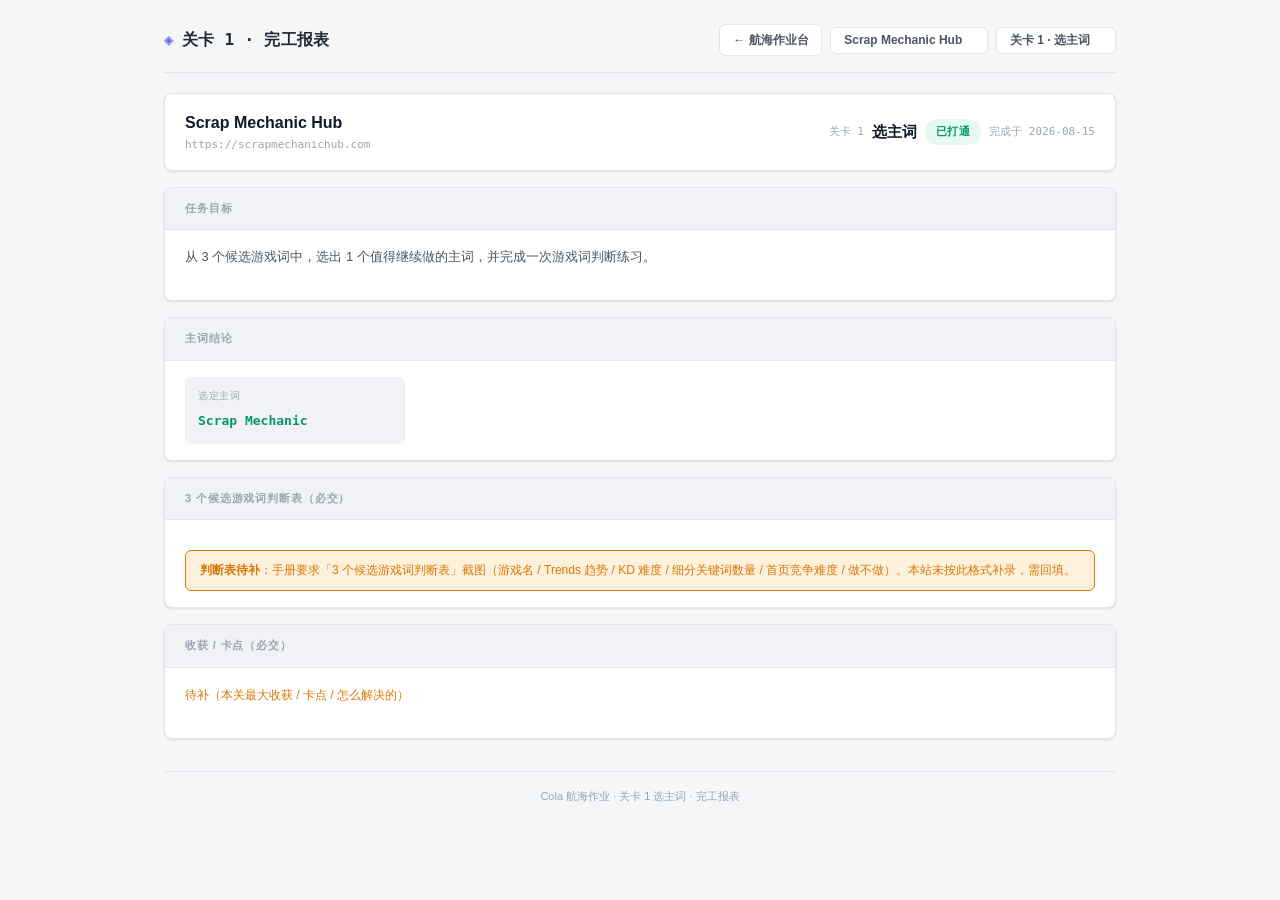
<file: reports/level-1.html>
<!DOCTYPE html>
<html lang="zh-CN">
<head>
<meta charset="UTF-8">
<meta name="viewport" content="width=device-width, initial-scale=1.0">
<title>关卡 1 · 选主词 · 完工报表</title>
<link rel="stylesheet" href="./report.css">
</head>
<body>
<div class="container">
  <div id="topbar"></div>
  <div id="sitehead"></div>
  <div id="report"></div>
  <footer>Cola 航海作业 · 关卡 1 选主词 · 完工报表</footer>
</div>
<script src="./report-common.js"></script>
<script>
const LEVEL_ID = 1;

function renderReport(site, level) {
  const r = level.report || {};
  const el = document.getElementById('report');
  const main = Report.hasValue(r.mainKeyword)
    ? `<span class="v ok">${Report.esc(r.mainKeyword)}</span>`
    : `<span class="v pending">待补</span>`;

  // 判断表：3 候选词 × 6 字段
  const cands = Array.isArray(r.candidates) ? r.candidates : [];
  const hasAny = cands.some((c) => Object.values(c || {}).some((v) => Report.hasValue(v)));
  let tableHtml = '';
  if (!hasAny) {
    tableHtml = `<div class="todo-hint"><strong>判断表待补</strong>：手册要求「3 个候选游戏词判断表」截图（游戏名 / Trends 趋势 / KD 难度 / 细分关键词数量 / 首页竞争难度 / 做不做）。本站未按此格式补录，需回填。</div>`;
  } else {
    const rows = cands.map((c, i) => {
      const cell = (v) => Report.hasValue(v) ? `<td class="mono">${Report.esc(v)}</td>` : `<td><span class="empty">待补</span></td>`;
      return `<tr><td class="mono">候选词 ${i + 1}</td>${cell(c.game)}${cell(c.trends)}${cell(c.kd)}${cell(c.subKeywords)}${cell(c.serpDifficulty)}${cell(c.decision)}</tr>`;
    }).join('');
    tableHtml = `<div class="table-wrap"><table>
      <thead><tr><th>候选词</th><th>游戏名</th><th>Trends 趋势</th><th>KD 难度</th><th>细分关键词数量</th><th>首页竞争难度</th><th>做 / 不做</th></tr></thead>
      <tbody>${rows}</tbody>
    </table></div>`;
  }

  const harvest = Report.hasValue(r.harvest) ? Report.esc(r.harvest) : '<span class="check-text unknown">待补（本关最大收获 / 卡点 / 怎么解决的）</span>';

  // FPS 攻略需求分析（深度验证）
  const fa = r.fpsAnalysis || null;
  const ltk = Array.isArray(r.longTailKeywords) ? r.longTailKeywords : [];
  const risks = Array.isArray(r.risks) ? r.risks : [];

  let demandHtml = '';
  if (fa && (fa.genre || fa.conclusion || (fa.evidence && fa.evidence.length))) {
    const ev = (Array.isArray(fa.evidence) ? fa.evidence : []).map((e) => `<li>${Report.esc(e)}</li>`).join('');
    const verdict = fa.isPureFps === true
      ? `<span class="badge warn">纯 FPS（攻略需求弱）</span>`
      : `<span class="badge done">非纯 FPS · BioShock-like（攻略需求强）</span>`;
    demandHtml = `
    <div class="card">
      <div class="card-head">FPS 攻略需求分析（深度验证）</div>
      <div class="card-body">
        ${fa.question ? `<div class="summary-line">${Report.esc(fa.question)}</div>` : ''}
        <div class="kv-grid">
          <div class="kv"><div class="k">游戏类型定性</div><div class="v">${Report.esc(fa.genre || '待补')}</div></div>
        </div>
        <div style="margin:0.75rem 0 0.5rem">${verdict}</div>
        <ul class="ev-list">${ev}</ul>
        ${fa.conclusion ? `<div class="summary-line" style="margin:0.75rem 0 0"><strong>结论：</strong>${Report.esc(fa.conclusion)}</div>` : ''}
      </div>
    </div>`;
  }

  let ltkHtml = '';
  if (ltk.length) {
    const heatTxt = { high: '🔥 高', medium: '🟡 中', low: '低' };
    const rows = ltk.map((k) => {
      const heatCls = k.heat === 'high' ? 'hot' : (k.heat === 'medium' ? 'warm' : 'cold');
      return `<tr><td class="mono">${Report.esc(k.keyword)}</td><td class="heat ${heatCls}">${Report.esc(heatTxt[k.heat] || k.heat)}</td><td>${Report.esc(k.note || '')}</td></tr>`;
    }).join('');
    ltkHtml = `
    <div class="card">
      <div class="card-head">长尾词热度实测（Google 实时联想 · 2026-08-16）</div>
      <div class="card-body">
        <div class="table-wrap"><table>
          <thead><tr><th>联想词</th><th>热度</th><th>说明</th></tr></thead>
          <tbody>${rows}</tbody>
        </table></div>
      </div>
    </div>`;
  }

  let riskHtml = '';
  if (risks.length) {
    const items = risks.map((x) => `<li>${Report.esc(x)}</li>`).join('');
    riskHtml = `
    <div class="card">
      <div class="card-head">已识别风险（诚实标注）</div>
      <div class="card-body"><ul class="ev-list risk">${items}</ul></div>
    </div>`;
  }

  el.innerHTML = `
    <div class="card">
      <div class="card-head">任务目标</div>
      <div class="card-body"><div class="summary-line">从 3 个候选游戏词中，选出 1 个值得继续做的主词，并完成一次游戏词判断练习。</div></div>
    </div>

    <div class="card">
      <div class="card-head">主词结论</div>
      <div class="card-body">
        <div class="kv-grid">
          <div class="kv"><div class="k">选定主词</div>${main}</div>
        </div>
      </div>
    </div>

    <div class="card">
      <div class="card-head">3 个候选游戏词判断表（必交）</div>
      <div class="card-body">${tableHtml}</div>
    </div>

    ${demandHtml}
    ${ltkHtml}
    ${riskHtml}

    <div class="card">
      <div class="card-head">收获 / 卡点（必交）</div>
      <div class="card-body"><div class="summary-line">${harvest}</div></div>
    </div>`;
}

(async function () {
  const voyage = await Report.loadVoyage();
  const el = document.getElementById('report');
  if (!voyage) {
    el.innerHTML = '<div class="card"><div class="card-body">数据载入失败（../voyage.json 不可用）</div></div>';
    return;
  }
  Report.setLevelsMeta(voyage);
  const dir = Report.param('site') || voyage.sites[0].dir;
  const site = Report.findSite(voyage, dir);
  const level = Report.findLevel(site, LEVEL_ID);
  Report.renderTopBar(voyage, site, LEVEL_ID);
  Report.renderSiteHead(site, level);
  renderReport(site, level);
})();
</script>
</body>
</html>
</file>
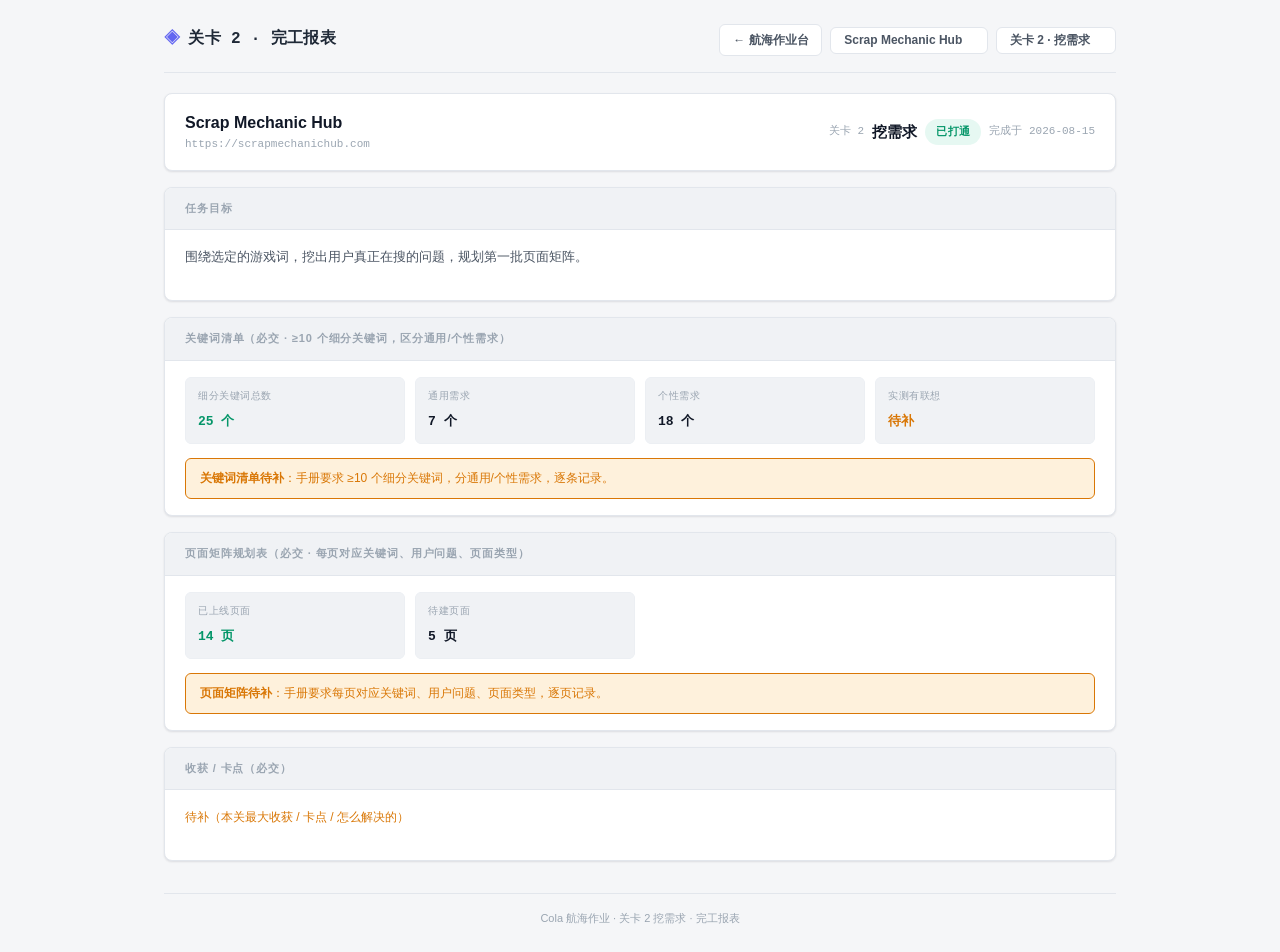
<file: reports/level-2.html>
<!DOCTYPE html>
<html lang="zh-CN">
<head>
<meta charset="UTF-8">
<meta name="viewport" content="width=device-width, initial-scale=1.0">
<title>关卡 2 · 挖需求 · 完工报表</title>
<link rel="stylesheet" href="./report.css">
</head>
<body>
<div class="container">
  <div id="topbar"></div>
  <div id="sitehead"></div>
  <div id="report"></div>
  <footer>Cola 航海作业 · 关卡 2 挖需求 · 完工报表</footer>
</div>
<script src="./report-common.js"></script>
<script>
const LEVEL_ID = 2;

function renderReport(site, level) {
  const r = level.report || {};
  const el = document.getElementById('report');

  const kwTotal = Report.hasValue(r.keywordTotal) ? `<span class="v ok">${Report.esc(r.keywordTotal)} 个</span>` : `<span class="v pending">待补</span>`;
  const gen = Report.hasValue(r.generalCount) ? `<span class="v">${Report.esc(r.generalCount)} 个</span>` : `<span class="v pending">待补</span>`;
  const spec = Report.hasValue(r.specificCount) ? `<span class="v">${Report.esc(r.specificCount)} 个</span>` : `<span class="v pending">待补</span>`;
  const verified = Report.hasValue(r.verifiedCount) ? `<span class="v ok">${Report.esc(r.verifiedCount)} 个</span>` : `<span class="v pending">待补</span>`;
  const live = Report.hasValue(r.matrixLive) ? `<span class="v ok">${Report.esc(r.matrixLive)} 页</span>` : `<span class="v pending">待补</span>`;
  const pending = Report.hasValue(r.matrixPending) ? `<span class="v">${Report.esc(r.matrixPending)} 页</span>` : `<span class="v">0 页</span>`;

  // 关键词清单表
  const kws = Array.isArray(r.keywords) ? r.keywords : [];
  let kwTable = '';
  if (kws.length) {
    const rows = kws.map((k) => {
      const badge = k.verified
        ? '<span class="heat hot">🔥 实测有联想</span>'
        : '<span class="heat cold">预判（未上线，联想待爆发）</span>';
      const typeTag = k.type === '个性'
        ? '<span class="type-tag warm">个性</span>'
        : '<span class="type-tag">通用</span>';
      return `<tr><td class="mono">${Report.esc(k.term)}</td><td>${typeTag}</td><td>${badge}</td></tr>`;
    }).join('');
    kwTable = `<div class="table-wrap" style="margin-top:0.875rem"><table>
      <thead><tr><th>细分关键词</th><th>类型</th><th>实测状态</th></tr></thead>
      <tbody>${rows}</tbody>
    </table></div>`;
  } else {
    kwTable = '<div class="todo-hint"><strong>关键词清单待补</strong>：手册要求 ≥10 个细分关键词，分通用/个性需求，逐条记录。</div>';
  }

  // 页面矩阵表
  const pages = Array.isArray(r.pages) ? r.pages : [];
  let pageTable = '';
  if (pages.length) {
    const rows = pages.map((p) => {
      return `<tr><td class="mono">${Report.esc(p.path)}</td><td class="mono">${Report.esc(p.keyword)}</td><td>${Report.esc(p.userIntent)}</td><td>${Report.esc(p.pageType)}</td></tr>`;
    }).join('');
    pageTable = `<div class="table-wrap" style="margin-top:0.875rem"><table>
      <thead><tr><th>页面路径</th><th>对应关键词</th><th>用户问题</th><th>页面类型</th></tr></thead>
      <tbody>${rows}</tbody>
    </table></div>`;
  } else {
    pageTable = '<div class="todo-hint"><strong>页面矩阵待补</strong>：手册要求每页对应关键词、用户问题、页面类型，逐页记录。</div>';
  }

  const harvest = Report.hasValue(r.harvest) ? Report.esc(r.harvest) : '<span class="check-text unknown">待补（本关最大收获 / 卡点 / 怎么解决的）</span>';

  el.innerHTML = `
    <div class="card">
      <div class="card-head">任务目标</div>
      <div class="card-body"><div class="summary-line">围绕选定的游戏词，挖出用户真正在搜的问题，规划第一批页面矩阵。</div></div>
    </div>

    <div class="card">
      <div class="card-head">关键词清单（必交 · ≥10 个细分关键词，区分通用/个性需求）</div>
      <div class="card-body">
        <div class="kv-grid">
          <div class="kv"><div class="k">细分关键词总数</div>${kwTotal}</div>
          <div class="kv"><div class="k">通用需求</div>${gen}</div>
          <div class="kv"><div class="k">个性需求</div>${spec}</div>
          <div class="kv"><div class="k">实测有联想</div>${verified}</div>
        </div>
        ${kwTable}
      </div>
    </div>

    <div class="card">
      <div class="card-head">页面矩阵规划表（必交 · 每页对应关键词、用户问题、页面类型）</div>
      <div class="card-body">
        <div class="kv-grid">
          <div class="kv"><div class="k">已上线页面</div>${live}</div>
          <div class="kv"><div class="k">待建页面</div>${pending}</div>
        </div>
        ${pageTable}
      </div>
    </div>

    <div class="card">
      <div class="card-head">收获 / 卡点（必交）</div>
      <div class="card-body"><div class="summary-line">${harvest}</div></div>
    </div>`;
}

(async function () {
  const voyage = await Report.loadVoyage();
  const el = document.getElementById('report');
  if (!voyage) {
    el.innerHTML = '<div class="card"><div class="card-body">数据载入失败（../voyage.json 不可用）</div></div>';
    return;
  }
  Report.setLevelsMeta(voyage);
  const dir = Report.param('site') || voyage.sites[0].dir;
  const site = Report.findSite(voyage, dir);
  const level = Report.findLevel(site, LEVEL_ID);
  Report.renderTopBar(voyage, site, LEVEL_ID);
  Report.renderSiteHead(site, level);
  renderReport(site, level);
})();
</script>
</body>
</html>
</file>
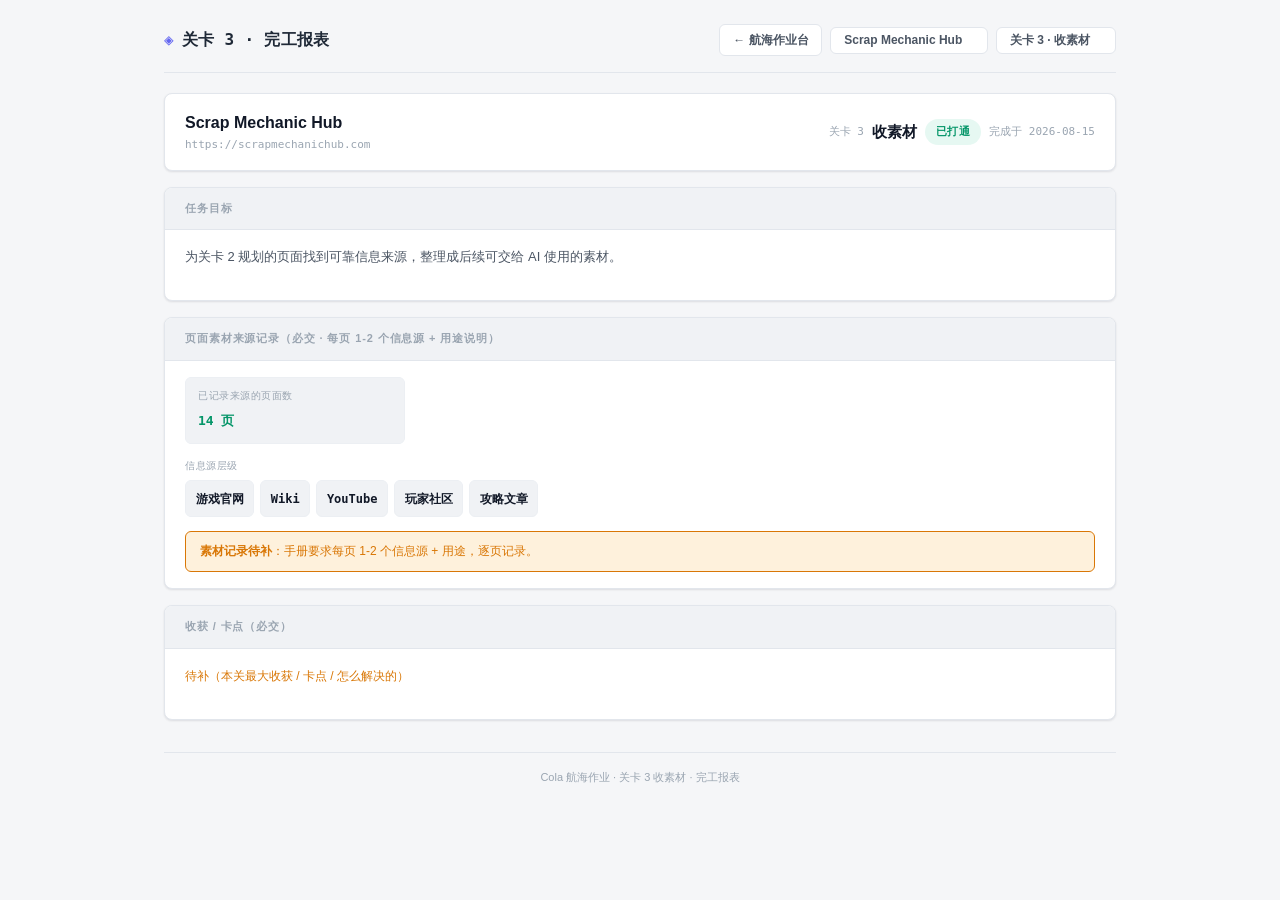
<file: reports/level-3.html>
<!DOCTYPE html>
<html lang="zh-CN">
<head>
<meta charset="UTF-8">
<meta name="viewport" content="width=device-width, initial-scale=1.0">
<title>关卡 3 · 收素材 · 完工报表</title>
<link rel="stylesheet" href="./report.css">
</head>
<body>
<div class="container">
  <div id="topbar"></div>
  <div id="sitehead"></div>
  <div id="report"></div>
  <footer>Cola 航海作业 · 关卡 3 收素材 · 完工报表</footer>
</div>
<script src="./report-common.js"></script>
<script>
const LEVEL_ID = 3;

function renderReport(site, level) {
  const r = level.report || {};
  const el = document.getElementById('report');

  const pages = Report.hasValue(r.pageCount) ? `<span class="v ok">${Report.esc(r.pageCount)} 页</span>` : `<span class="v pending">待补</span>`;
  const levels = Array.isArray(r.sourceLevels) && r.sourceLevels.length
    ? r.sourceLevels.map((c) => `<span class="kv" style="padding:0.3rem 0.6rem"><span class="v" style="font-size:0.75rem">${Report.esc(c)}</span></span>`).join('')
    : '<span class="check-text unknown">待补（来源层级未记录）</span>';

  // 逐页信息源表
  const srcs = Array.isArray(r.pages) ? r.pages : [];
  let pageTable = '';
  if (srcs.length) {
    const rows = srcs.map((p) => {
      const sources = (Array.isArray(p.sources) ? p.sources : []).map((s) => `<span class="type-tag">${Report.esc(s)}</span>`).join(' ');
      return `<tr><td class="mono">${Report.esc(p.path)}</td><td>${sources}</td><td>${Report.esc(p.usage)}</td></tr>`;
    }).join('');
    pageTable = `<div class="table-wrap" style="margin-top:0.875rem"><table>
      <thead><tr><th>页面路径</th><th>信息源（1-2 个）</th><th>用途</th></tr></thead>
      <tbody>${rows}</tbody>
    </table></div>`;
  } else {
    pageTable = '<div class="todo-hint"><strong>素材记录待补</strong>：手册要求每页 1-2 个信息源 + 用途，逐页记录。</div>';
  }

  const harvest = Report.hasValue(r.harvest) ? Report.esc(r.harvest) : '<span class="check-text unknown">待补（本关最大收获 / 卡点 / 怎么解决的）</span>';

  el.innerHTML = `
    <div class="card">
      <div class="card-head">任务目标</div>
      <div class="card-body"><div class="summary-line">为关卡 2 规划的页面找到可靠信息来源，整理成后续可交给 AI 使用的素材。</div></div>
    </div>

    <div class="card">
      <div class="card-head">页面素材来源记录（必交 · 每页 1-2 个信息源 + 用途说明）</div>
      <div class="card-body">
        <div class="kv-grid">
          <div class="kv"><div class="k">已记录来源的页面数</div>${pages}</div>
        </div>
        <div style="margin-top:0.875rem"><div style="font-size:0.625rem;color:var(--text-muted);text-transform:uppercase;letter-spacing:0.05em;margin-bottom:0.375rem">信息源层级</div>
          <div style="display:flex;flex-wrap:wrap;gap:0.375rem">${levels}</div>
        </div>
        ${pageTable}
      </div>
    </div>

    <div class="card">
      <div class="card-head">收获 / 卡点（必交）</div>
      <div class="card-body"><div class="summary-line">${harvest}</div></div>
    </div>`;
}

(async function () {
  const voyage = await Report.loadVoyage();
  const el = document.getElementById('report');
  if (!voyage) {
    el.innerHTML = '<div class="card"><div class="card-body">数据载入失败（../voyage.json 不可用）</div></div>';
    return;
  }
  Report.setLevelsMeta(voyage);
  const dir = Report.param('site') || voyage.sites[0].dir;
  const site = Report.findSite(voyage, dir);
  const level = Report.findLevel(site, LEVEL_ID);
  Report.renderTopBar(voyage, site, LEVEL_ID);
  Report.renderSiteHead(site, level);
  renderReport(site, level);
})();
</script>
</body>
</html>
</file>
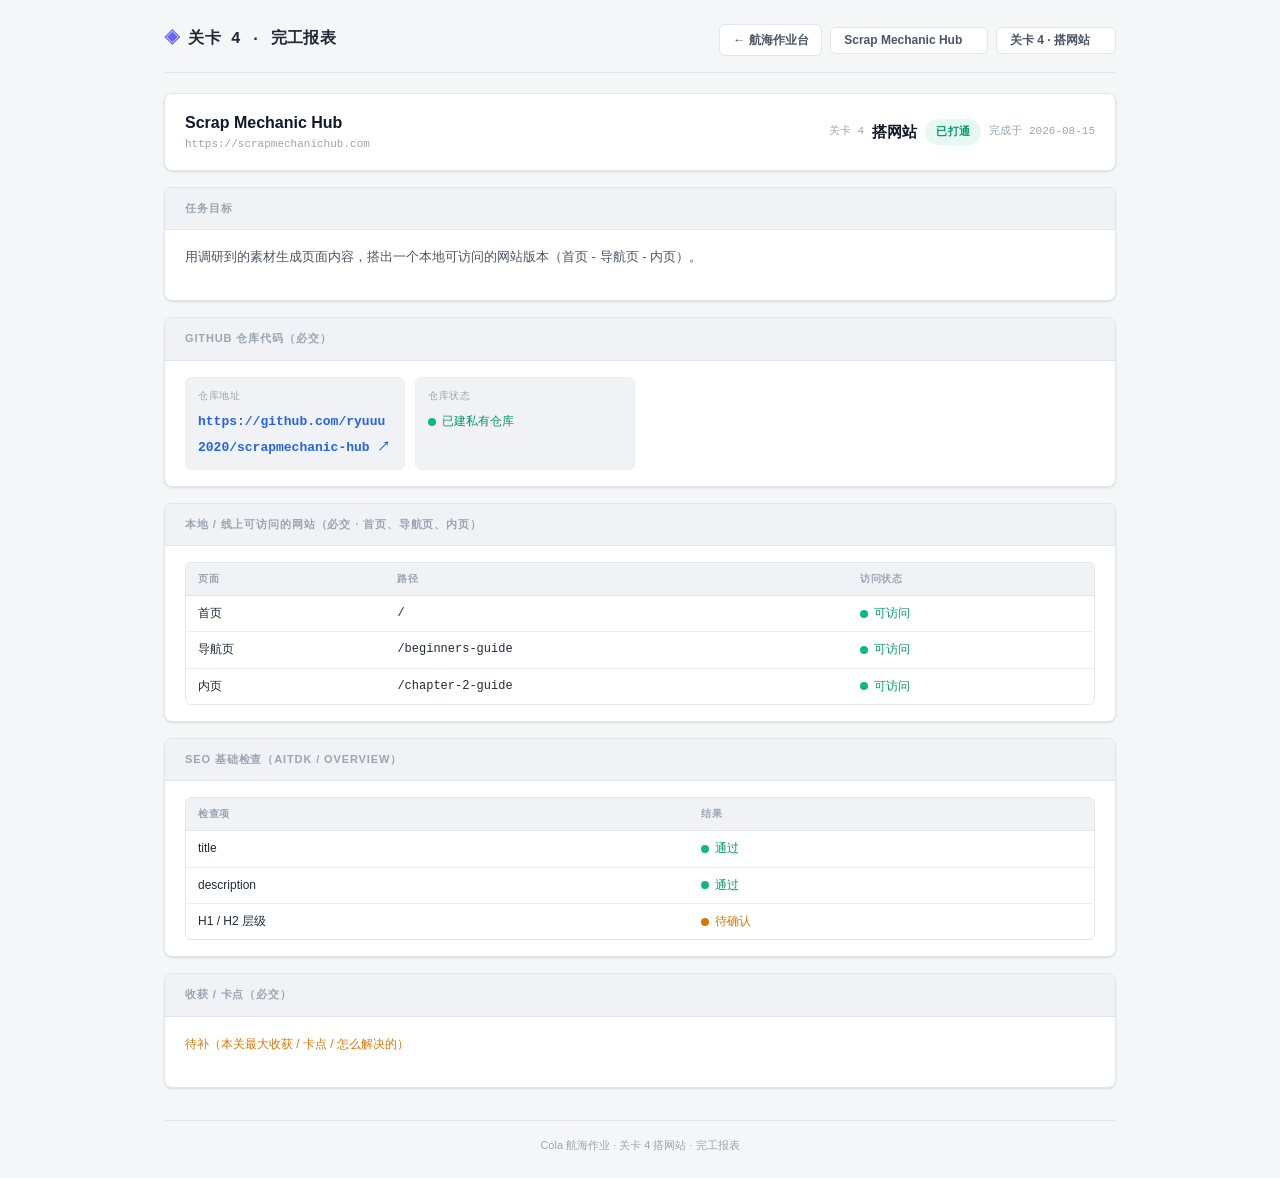
<file: reports/level-4.html>
<!DOCTYPE html>
<html lang="zh-CN">
<head>
<meta charset="UTF-8">
<meta name="viewport" content="width=device-width, initial-scale=1.0">
<title>关卡 4 · 搭网站 · 完工报表</title>
<link rel="stylesheet" href="./report.css">
</head>
<body>
<div class="container">
  <div id="topbar"></div>
  <div id="sitehead"></div>
  <div id="report"></div>
  <footer>Cola 航海作业 · 关卡 4 搭网站 · 完工报表</footer>
</div>
<script src="./report-common.js"></script>
<script>
const LEVEL_ID = 4;

function renderReport(site, level) {
  const r = level.report || {};
  const el = document.getElementById('report');

  const github = Report.hasValue(r.github)
    ? `<span class="v"><a href="${Report.esc(r.github)}" target="_blank" rel="noreferrer">${Report.esc(r.github)} ↗</a></span>`
    : `<span class="v pending">待补</span>`;
  const repoOk = r.repoCreated === true
    ? `<span class="check-text ok"><span class="dot ok"></span>已建私有仓库</span>`
    : `<span class="check-text unknown"><span class="dot unknown"></span>待确认</span>`;

  const pages = (Array.isArray(r.pages) ? r.pages : []).map((p) => {
    const st = p.accessible === true
      ? `<span class="check-text ok"><span class="dot ok"></span>可访问</span>`
      : `<span class="check-text unknown"><span class="dot unknown"></span>待确认</span>`;
    return `<tr><td>${Report.esc(p.type)}</td><td class="mono">${Report.esc(p.path)}</td><td>${st}</td></tr>`;
  }).join('') || `<tr><td colspan="3"><span class="empty">待补</span></td></tr>`;

  const seo = r.seo || {};
  const seoCell = (v) => v === true
    ? `<span class="check-text ok"><span class="dot ok"></span>通过</span>`
    : `<span class="check-text unknown"><span class="dot unknown"></span>待确认</span>`;
  const seoRows = `
    <tr><td>title</td><td>${seoCell(seo.title)}</td></tr>
    <tr><td>description</td><td>${seoCell(seo.description)}</td></tr>
    <tr><td>H1 / H2 层级</td><td>${seoCell(seo.h1h2)}</td></tr>`;

  const harvest = Report.hasValue(r.harvest) ? Report.esc(r.harvest) : '<span class="check-text unknown">待补（本关最大收获 / 卡点 / 怎么解决的）</span>';

  el.innerHTML = `
    <div class="card">
      <div class="card-head">任务目标</div>
      <div class="card-body"><div class="summary-line">用调研到的素材生成页面内容，搭出一个本地可访问的网站版本（首页 - 导航页 - 内页）。</div></div>
    </div>

    <div class="card">
      <div class="card-head">GitHub 仓库代码（必交）</div>
      <div class="card-body">
        <div class="kv-grid">
          <div class="kv"><div class="k">仓库地址</div>${github}</div>
          <div class="kv"><div class="k">仓库状态</div>${repoOk}</div>
        </div>
      </div>
    </div>

    <div class="card">
      <div class="card-head">本地 / 线上可访问的网站（必交 · 首页、导航页、内页）</div>
      <div class="card-body">
        <div class="table-wrap"><table>
          <thead><tr><th>页面</th><th>路径</th><th>访问状态</th></tr></thead>
          <tbody>${pages}</tbody>
        </table></div>
      </div>
    </div>

    <div class="card">
      <div class="card-head">SEO 基础检查（AITDK / overview）</div>
      <div class="card-body">
        <div class="table-wrap"><table>
          <thead><tr><th>检查项</th><th>结果</th></tr></thead>
          <tbody>${seoRows}</tbody>
        </table></div>
      </div>
    </div>

    <div class="card">
      <div class="card-head">收获 / 卡点（必交）</div>
      <div class="card-body"><div class="summary-line">${harvest}</div></div>
    </div>`;
}

(async function () {
  const voyage = await Report.loadVoyage();
  const el = document.getElementById('report');
  if (!voyage) {
    el.innerHTML = '<div class="card"><div class="card-body">数据载入失败（../voyage.json 不可用）</div></div>';
    return;
  }
  Report.setLevelsMeta(voyage);
  const dir = Report.param('site') || voyage.sites[0].dir;
  const site = Report.findSite(voyage, dir);
  const level = Report.findLevel(site, LEVEL_ID);
  Report.renderTopBar(voyage, site, LEVEL_ID);
  Report.renderSiteHead(site, level);
  renderReport(site, level);
})();
</script>
</body>
</html>
</file>
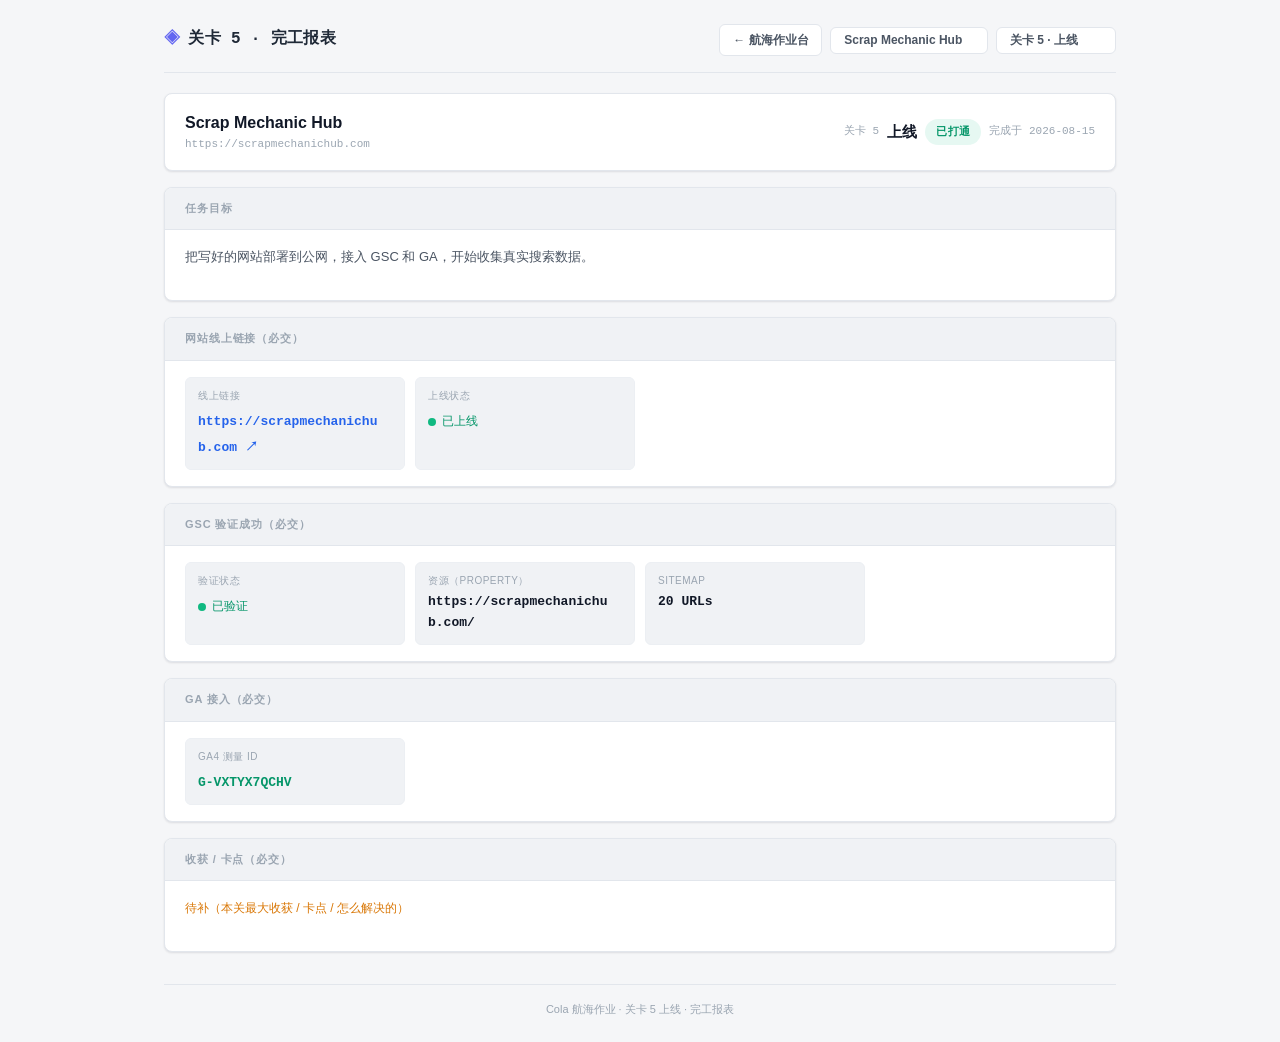
<file: reports/level-5.html>
<!DOCTYPE html>
<html lang="zh-CN">
<head>
<meta charset="UTF-8">
<meta name="viewport" content="width=device-width, initial-scale=1.0">
<title>关卡 5 · 上线 · 完工报表</title>
<link rel="stylesheet" href="./report.css">
</head>
<body>
<div class="container">
  <div id="topbar"></div>
  <div id="sitehead"></div>
  <div id="report"></div>
  <footer>Cola 航海作业 · 关卡 5 上线 · 完工报表</footer>
</div>
<script src="./report-common.js"></script>
<script>
const LEVEL_ID = 5;

function renderReport(site, level) {
  const r = level.report || {};
  const el = document.getElementById('report');

  const live = Report.hasValue(r.liveUrl)
    ? `<span class="v"><a href="${Report.esc(r.liveUrl)}" target="_blank" rel="noreferrer">${Report.esc(r.liveUrl)} ↗</a></span>`
    : `<span class="v pending">待补</span>`;
  const online = r.online === true
    ? `<span class="check-text ok"><span class="dot ok"></span>已上线</span>`
    : `<span class="check-text unknown"><span class="dot unknown"></span>待确认</span>`;

  const gsc = r.gsc || {};
  const gscVerified = gsc.verified === true
    ? `<span class="check-text ok"><span class="dot ok"></span>已验证</span>`
    : `<span class="check-text unknown"><span class="dot unknown"></span>待确认</span>`;
  const gscProp = Report.hasValue(gsc.property) ? Report.esc(gsc.property) : '待补';
  const gscSite = Report.hasValue(gsc.sitemap) ? Report.esc(gsc.sitemap) : '待补';

  const ga = Report.hasValue(r.ga) ? `<span class="v ok">${Report.esc(r.ga)}</span>` : `<span class="v pending">待补</span>`;

  const harvest = Report.hasValue(r.harvest) ? Report.esc(r.harvest) : '<span class="check-text unknown">待补（本关最大收获 / 卡点 / 怎么解决的）</span>';

  el.innerHTML = `
    <div class="card">
      <div class="card-head">任务目标</div>
      <div class="card-body"><div class="summary-line">把写好的网站部署到公网，接入 GSC 和 GA，开始收集真实搜索数据。</div></div>
    </div>

    <div class="card">
      <div class="card-head">网站线上链接（必交）</div>
      <div class="card-body">
        <div class="kv-grid">
          <div class="kv"><div class="k">线上链接</div>${live}</div>
          <div class="kv"><div class="k">上线状态</div>${online}</div>
        </div>
      </div>
    </div>

    <div class="card">
      <div class="card-head">GSC 验证成功（必交）</div>
      <div class="card-body">
        <div class="kv-grid">
          <div class="kv"><div class="k">验证状态</div>${gscVerified}</div>
          <div class="kv"><div class="k">资源（property）</div><div class="v">${Report.esc(gscProp)}</div></div>
          <div class="kv"><div class="k">Sitemap</div><div class="v">${Report.esc(gscSite)}</div></div>
        </div>
      </div>
    </div>

    <div class="card">
      <div class="card-head">GA 接入（必交）</div>
      <div class="card-body">
        <div class="kv-grid">
          <div class="kv"><div class="k">GA4 测量 ID</div>${ga}</div>
        </div>
      </div>
    </div>

    <div class="card">
      <div class="card-head">收获 / 卡点（必交）</div>
      <div class="card-body"><div class="summary-line">${harvest}</div></div>
    </div>`;
}

(async function () {
  const voyage = await Report.loadVoyage();
  const el = document.getElementById('report');
  if (!voyage) {
    el.innerHTML = '<div class="card"><div class="card-body">数据载入失败（../voyage.json 不可用）</div></div>';
    return;
  }
  Report.setLevelsMeta(voyage);
  const dir = Report.param('site') || voyage.sites[0].dir;
  const site = Report.findSite(voyage, dir);
  const level = Report.findLevel(site, LEVEL_ID);
  Report.renderTopBar(voyage, site, LEVEL_ID);
  Report.renderSiteHead(site, level);
  renderReport(site, level);
})();
</script>
</body>
</html>
</file>
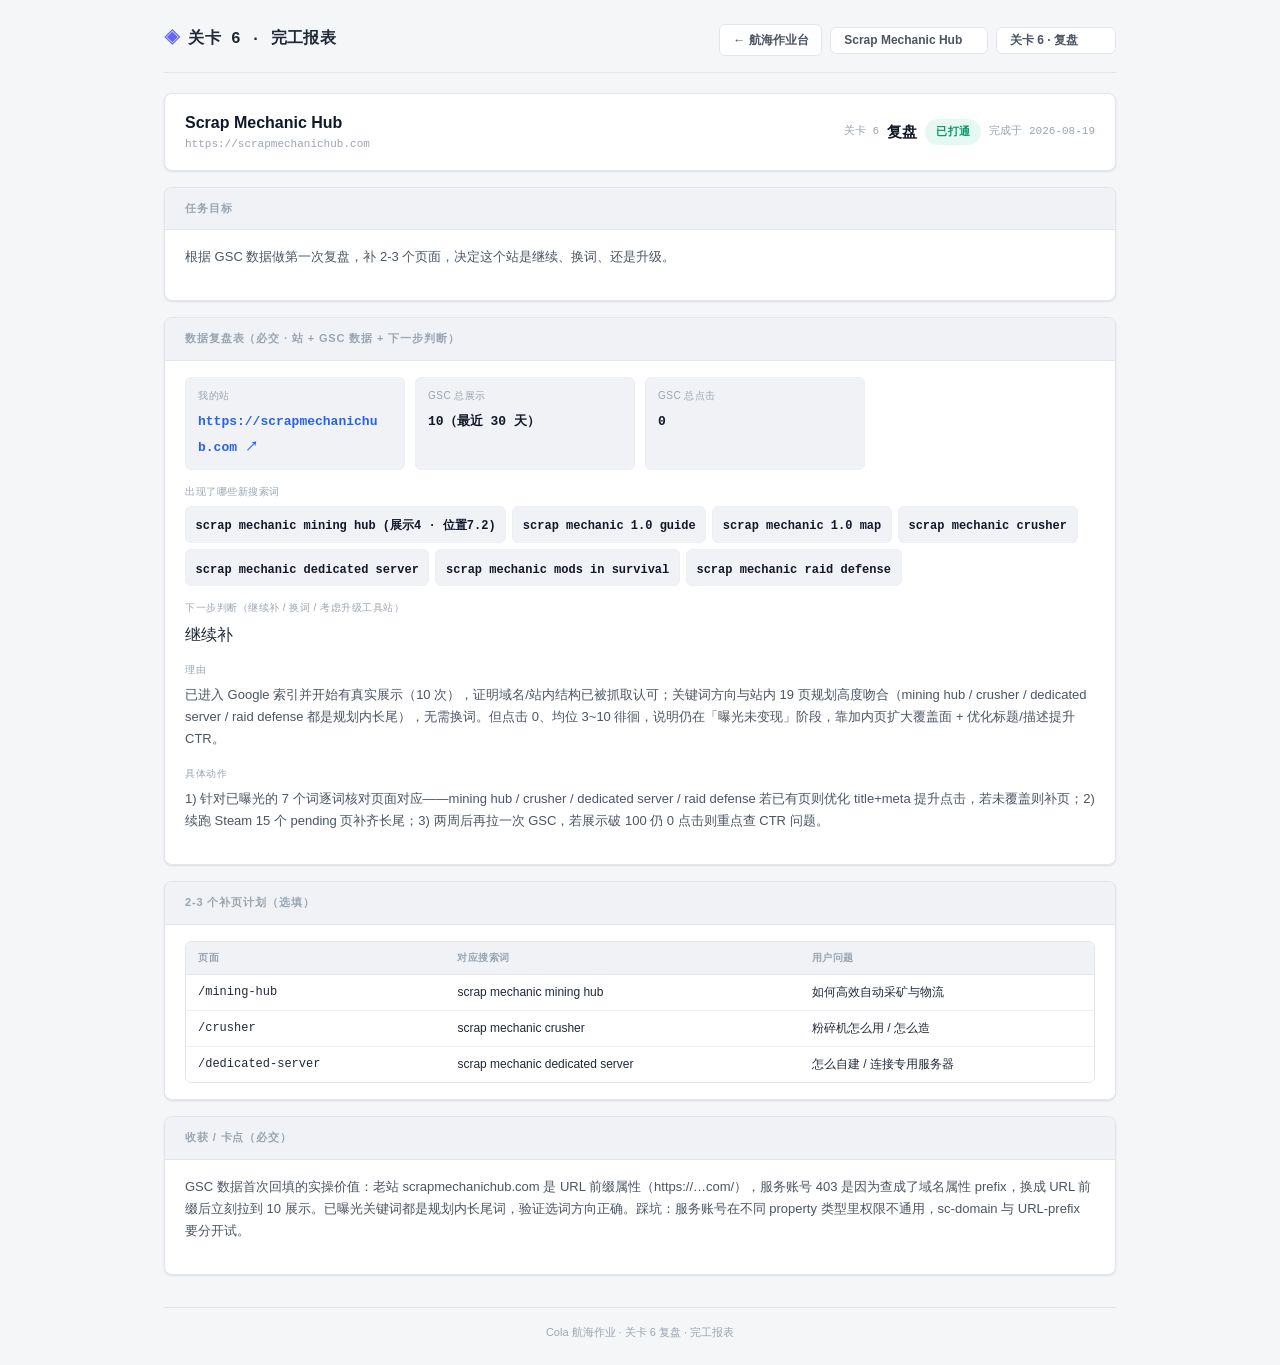
<file: reports/level-6.html>
<!DOCTYPE html>
<html lang="zh-CN">
<head>
<meta charset="UTF-8">
<meta name="viewport" content="width=device-width, initial-scale=1.0">
<title>关卡 6 · 复盘 · 完工报表</title>
<link rel="stylesheet" href="./report.css">
</head>
<body>
<div class="container">
  <div id="topbar"></div>
  <div id="sitehead"></div>
  <div id="report"></div>
  <footer>Cola 航海作业 · 关卡 6 复盘 · 完工报表</footer>
</div>
<script src="./report-common.js"></script>
<script>
const LEVEL_ID = 6;

function renderReport(site, level) {
  const r = level.report || {};
  const el = document.getElementById('report');

  const siteV = Report.hasValue(r.site)
    ? `<span class="v"><a href="${Report.esc(r.site)}" target="_blank" rel="noreferrer">${Report.esc(r.site)} ↗</a></span>`
    : `<span class="v pending">待补</span>`;

  const impressions = Report.hasValue(r.gscImpressions) ? `<span class="v">${Report.esc(r.gscImpressions)}</span>` : `<span class="v pending">未产生</span>`;
  const clicks = Report.hasValue(r.gscClicks) ? `<span class="v">${Report.esc(r.gscClicks)}</span>` : `<span class="v pending">未产生</span>`;

  const kws = Array.isArray(r.newKeywords) && r.newKeywords.length
    ? r.newKeywords.map((k) => `<span class="kv" style="padding:0.3rem 0.6rem"><span class="v" style="font-size:0.75rem">${Report.esc(k)}</span></span>`).join('')
    : '<span class="check-text unknown">暂无（21 天内未产生新搜索词，可不提交）</span>';

  const nextAction = Report.hasValue(r.nextAction) ? `<span class="v">${Report.esc(r.nextAction)}</span>` : `<span class="v pending">待定</span>`;
  const reason = Report.hasValue(r.reason) ? Report.esc(r.reason) : '<span class="check-text unknown">待补</span>';
  const actions = Report.hasValue(r.actions) ? Report.esc(r.actions) : '<span class="check-text unknown">待补</span>';

  const pages = Array.isArray(r.newPages) && r.newPages.length
    ? r.newPages.map((p) => {
        const kw = Report.hasValue(p.keyword) ? Report.esc(p.keyword) : '待补';
        const q = Report.hasValue(p.question) ? Report.esc(p.question) : '待补';
        return `<tr><td class="mono">${Report.esc(p.path || '')}</td><td>${kw}</td><td>${q}</td></tr>`;
      }).join('')
    : `<tr><td colspan="3"><span class="empty">暂无补页计划（选填）</span></td></tr>`;

  const harvest = Report.hasValue(r.harvest) ? Report.esc(r.harvest) : '<span class="check-text unknown">待补（本关最大收获 / 卡点 / 怎么解决的）</span>';

  el.innerHTML = `
    <div class="card">
      <div class="card-head">任务目标</div>
      <div class="card-body"><div class="summary-line">根据 GSC 数据做第一次复盘，补 2-3 个页面，决定这个站是继续、换词、还是升级。</div></div>
    </div>

    <div class="card">
      <div class="card-head">数据复盘表（必交 · 站 + GSC 数据 + 下一步判断）</div>
      <div class="card-body">
        <div class="kv-grid">
          <div class="kv"><div class="k">我的站</div>${siteV}</div>
          <div class="kv"><div class="k">GSC 总展示</div>${impressions}</div>
          <div class="kv"><div class="k">GSC 总点击</div>${clicks}</div>
        </div>
        <div style="margin-top:0.875rem"><div style="font-size:0.625rem;color:var(--text-muted);text-transform:uppercase;letter-spacing:0.05em;margin-bottom:0.375rem">出现了哪些新搜索词</div>
          <div style="display:flex;flex-wrap:wrap;gap:0.375rem">${kws}</div>
        </div>
        <div style="margin-top:0.875rem"><div style="font-size:0.625rem;color:var(--text-muted);text-transform:uppercase;letter-spacing:0.05em;margin-bottom:0.375rem">下一步判断（继续补 / 换词 / 考虑升级工具站）</div>${nextAction}</div>
        <div style="margin-top:0.875rem"><div style="font-size:0.625rem;color:var(--text-muted);text-transform:uppercase;letter-spacing:0.05em;margin-bottom:0.375rem">理由</div><div class="summary-line">${reason}</div></div>
        <div style="margin-top:0.875rem"><div style="font-size:0.625rem;color:var(--text-muted);text-transform:uppercase;letter-spacing:0.05em;margin-bottom:0.375rem">具体动作</div><div class="summary-line">${actions}</div></div>
      </div>
    </div>

    <div class="card">
      <div class="card-head">2-3 个补页计划（选填）</div>
      <div class="card-body">
        <div class="table-wrap"><table>
          <thead><tr><th>页面</th><th>对应搜索词</th><th>用户问题</th></tr></thead>
          <tbody>${pages}</tbody>
        </table></div>
      </div>
    </div>

    <div class="card">
      <div class="card-head">收获 / 卡点（必交）</div>
      <div class="card-body"><div class="summary-line">${harvest}</div></div>
    </div>`;
}

(async function () {
  const voyage = await Report.loadVoyage();
  const el = document.getElementById('report');
  if (!voyage) {
    el.innerHTML = '<div class="card"><div class="card-body">数据载入失败（../voyage.json 不可用）</div></div>';
    return;
  }
  Report.setLevelsMeta(voyage);
  const dir = Report.param('site') || voyage.sites[0].dir;
  const site = Report.findSite(voyage, dir);
  const level = Report.findLevel(site, LEVEL_ID);
  Report.renderTopBar(voyage, site, LEVEL_ID);
  Report.renderSiteHead(site, level);
  renderReport(site, level);
})();
</script>
</body>
</html>
</file>
<file: reports/report.css>
:root {
  --bg: #f5f6f8; --bg-card: #ffffff; --bg-elevated: #f0f2f5;
  --border: #e2e6ec; --border-subtle: #eceff3;
  --text: #1f2937; --text-secondary: #4b5563; --text-muted: #9aa5b1;
  --green: #10b981; --green-bg: rgba(16,185,129,0.10); --green-text: #059669;
  --red: #ef4444; --red-bg: rgba(239,68,68,0.10);
  --yellow: #d97706; --yellow-bg: rgba(245,158,11,0.14);
  --blue: #3b82f6; --blue-bg: rgba(59,130,246,0.10); --blue-text: #2563eb;
  --accent: #6366f1; --accent-dim: #4f46e5;
  --purple: #9333ea; --purple-bg: rgba(168,85,247,0.12);
  --heading: #111827;
  --shadow: 0 1px 2px rgba(16,24,40,0.06), 0 1px 3px rgba(16,24,40,0.05);
}
* { margin:0; padding:0; box-sizing:border-box; }
body {
  font-family: -apple-system, BlinkMacSystemFont, 'PingFang SC', 'Hiragino Sans GB', 'Microsoft YaHei', sans-serif;
  background: var(--bg); color: var(--text); min-height: 100vh; line-height: 1.6;
}
.container { max-width: 1000px; margin: 0 auto; padding: 1.5rem; }

.top-bar {
  display:flex; align-items:center; justify-content:space-between; flex-wrap:wrap; gap:1rem;
  margin-bottom:1.25rem; padding-bottom:1rem; border-bottom:1px solid var(--border);
}
.top-bar h1 {
  font-size:1rem; font-weight:700; letter-spacing:0.02em; display:flex; align-items:center; gap:0.5rem;
  font-family:'SF Mono','Menlo','PingFang SC',monospace;
}
.top-bar h1 span { color:var(--accent); }
.top-actions { display:flex; gap:0.5rem; align-items:center; flex-wrap:wrap; }
.btn {
  padding:0.35rem 0.8rem; border-radius:0.375rem; font-size:0.75rem; font-weight:600;
  border:1px solid var(--border); background:var(--bg-card); color:var(--text-secondary);
  text-decoration:none; cursor:pointer; transition:all 0.15s; font-family:inherit;
}
.btn:hover { border-color:var(--accent); color:var(--heading); background:var(--bg-elevated); }
.btn.active { background:var(--accent); border-color:var(--accent); color:#fff; }
select.btn { appearance:none; -webkit-appearance:none; padding-right:1.5rem; }

/* 站点 / 关卡信息头 */
.site-head {
  background:var(--bg-card); border:1px solid var(--border); border-radius:0.5rem; box-shadow:var(--shadow);
  padding:1rem 1.25rem; margin-bottom:1rem; display:flex; align-items:center; justify-content:space-between; flex-wrap:wrap; gap:0.75rem;
}
.site-head .name { font-weight:700; font-size:1rem; color:var(--heading); }
.site-head .domain { font-size:0.6875rem; color:var(--text-muted); font-family:'SF Mono',monospace; }
.site-head .level-tag { display:flex; align-items:center; gap:0.5rem; }
.site-head .level-tag .lv { font-family:'SF Mono',monospace; font-size:0.6875rem; color:var(--text-muted); text-transform:uppercase; }
.site-head .level-tag .lv-name { font-weight:700; font-size:0.9375rem; color:var(--heading); }

.badge {
  display:inline-flex; align-items:center; gap:0.3rem; padding:0.25rem 0.7rem; border-radius:1rem;
  font-size:0.6875rem; font-weight:700; letter-spacing:0.03em; white-space:nowrap;
}
.badge.done { background:var(--green-bg); color:var(--green-text); }
.badge.in-progress { background:var(--yellow-bg); color:var(--yellow); }
.badge.pending { background:var(--bg-elevated); color:var(--text-muted); }

/* 报表卡片 */
.card {
  background:var(--bg-card); border:1px solid var(--border); border-radius:0.5rem; box-shadow:var(--shadow);
  margin-bottom:1rem; overflow:hidden;
}
.card-head {
  padding:0.75rem 1.25rem; background:var(--bg-elevated); border-bottom:1px solid var(--border);
  font-size:0.6875rem; text-transform:uppercase; letter-spacing:0.08em; color:var(--text-muted); font-weight:600;
}
.card-body { padding:1rem 1.25rem; }

.summary-line { font-size:0.8125rem; color:var(--text-secondary); margin-bottom:1rem; line-height:1.7; }

/* 键值对 */
.kv-grid { display:grid; grid-template-columns:repeat(auto-fill, minmax(220px, 1fr)); gap:0.625rem; }
.kv {
  background:var(--bg-elevated); border:1px solid var(--border-subtle); border-radius:0.375rem;
  padding:0.625rem 0.75rem;
}
.kv .k { font-size:0.625rem; color:var(--text-muted); text-transform:uppercase; letter-spacing:0.05em; margin-bottom:0.2rem; }
.kv .v { font-size:0.8125rem; color:var(--heading); font-weight:600; font-family:'SF Mono',monospace; word-break:break-all; }
.kv .v a { color:var(--blue-text); text-decoration:none; }
.kv .v a:hover { text-decoration:underline; }
.kv .v.pending { color:var(--yellow); font-weight:600; }
.kv .v.ok { color:var(--green-text); }

/* 表格 */
.table-wrap { overflow-x:auto; border:1px solid var(--border); border-radius:0.375rem; }
table { width:100%; border-collapse:collapse; font-size:0.75rem; min-width:560px; }
thead { background:var(--bg-elevated); }
th {
  padding:0.5rem 0.75rem; text-align:left; font-size:0.625rem; text-transform:uppercase;
  letter-spacing:0.05em; color:var(--text-muted); font-weight:600; border-bottom:1px solid var(--border); white-space:nowrap;
}
td { padding:0.5rem 0.75rem; border-bottom:1px solid var(--border-subtle); }
tr:last-child td { border-bottom:none; }
td .empty { color:var(--yellow); }
td.mono { font-family:'SF Mono',monospace; }

/* 状态点 */
.dot { display:inline-block; width:8px; height:8px; border-radius:50%; margin-right:0.375rem; vertical-align:middle; }
.dot.ok { background:var(--green); }
.dot.no { background:var(--red); }
.dot.unknown { background:var(--yellow); }

.check-text { font-size:0.75rem; }
.check-text.ok { color:var(--green-text); }
.check-text.no { color:var(--red); }
.check-text.unknown { color:var(--yellow); }

/* 待补提示 */
.todo-hint {
  margin-top:0.875rem; padding:0.625rem 0.875rem; border-radius:0.375rem;
  background:var(--yellow-bg); border:1px solid var(--yellow); font-size:0.75rem; color:var(--yellow);
}
.todo-hint strong { font-weight:700; }

/* 深度验证：证据列表 / 热度 / 风险 */
.ev-list { list-style:none; margin-top:0.5rem; }
.ev-list li {
  position:relative; padding:0.375rem 0 0.375rem 1.25rem; font-size:0.8125rem;
  color:var(--text-secondary); line-height:1.6;
}
.ev-list li::before { content:'▸'; position:absolute; left:0; color:var(--accent); font-weight:700; }
.ev-list.risk li::before { content:'⚠'; color:var(--yellow); }
.ev-list.risk li { color:var(--text); }

.badge.warn { background:var(--yellow-bg); color:var(--yellow); }

.heat { font-weight:700; white-space:nowrap; }
.heat.hot { color:#dc2626; }
.heat.warm { color:var(--yellow); }
.heat.cold { color:var(--text-muted); }

.type-tag {
  display:inline-block; padding:0.1rem 0.5rem; border-radius:0.25rem; font-size:0.6875rem; font-weight:600;
  background:var(--bg-elevated); color:var(--text-secondary);
}
.type-tag.warm { background:var(--purple-bg); color:var(--purple); }

footer { text-align:center; margin-top:2rem; padding-top:1rem; border-top:1px solid var(--border); font-size:0.6875rem; color:var(--text-muted); }

@media (max-width:768px) {
  .container { padding:0.75rem; }
  .kv-grid { grid-template-columns:1fr 1fr; }
}
</file>
